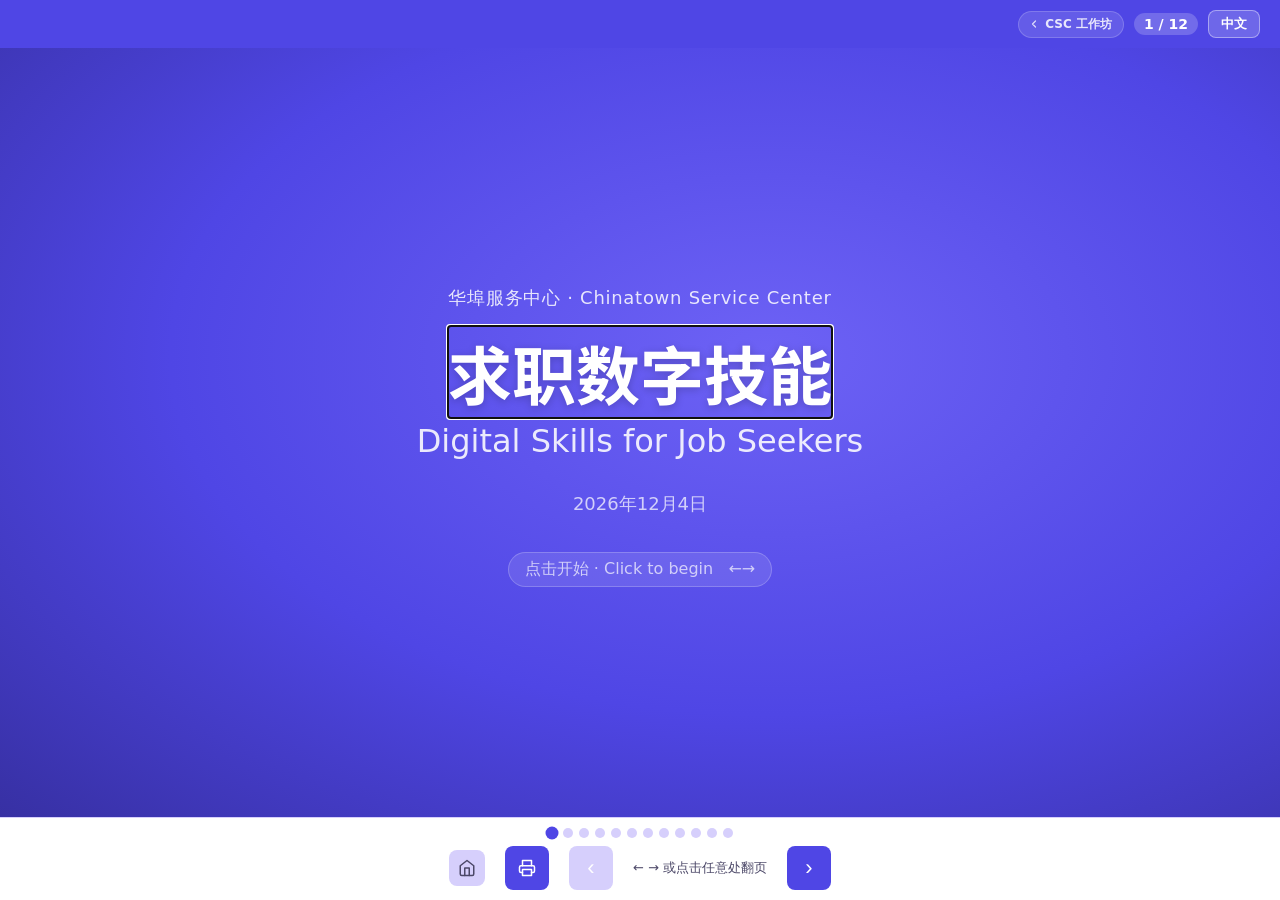
<file: index.html>
<!DOCTYPE html>
<html lang="zh-CN">
<head>
  <meta charset="UTF-8">
  <meta name="viewport" content="width=device-width, initial-scale=1.0">
  <title>求职数字技能工作坊 · Digital Skills for Job Seekers</title>
  <meta name="description" content="Bilingual digital skills workshop for new immigrants and limited-English speakers in Los Angeles — email, Indeed, LinkedIn, online applications. Chinatown Service Center.">
  <link rel="canonical" href="https://digital-skills-workshop.pages.dev/">
  <meta property="og:title" content="求职数字技能工作坊 · Digital Skills for Job Seekers">
  <meta property="og:description" content="Bilingual workshop — Gmail, Indeed app, LinkedIn, and online job applications. For new immigrants in LA.">
  <meta property="og:type" content="website">
  <meta property="og:url" content="https://digital-skills-workshop.pages.dev/">
  <meta property="og:image" content="https://digital-skills-workshop.pages.dev/og.png">
  <meta property="og:image:width" content="1200">
  <meta property="og:image:height" content="630">
  <meta property="og:image:alt" content="求职数字技能工作坊 · Digital Skills for Job Seekers — Gmail, Indeed, LinkedIn, online applications. Chinatown Service Center bilingual workshop.">
  <meta name="twitter:card" content="summary_large_image">
  <meta name="twitter:title" content="求职数字技能工作坊 · Digital Skills for Job Seekers">
  <meta name="twitter:description" content="Bilingual workshop — Gmail, Indeed app, LinkedIn, and online job applications. For new immigrants in LA.">
  <meta name="twitter:image" content="https://digital-skills-workshop.pages.dev/og.png">
  <link rel="icon" href="data:image/svg+xml,<svg xmlns='http://www.w3.org/2000/svg' viewBox='0 0 100 100'><text y='.9em' font-size='90'>📱</text></svg>">
  <link rel="apple-touch-icon" sizes="180x180" href="/apple-touch-icon.png">
  <link rel="preconnect" href="https://fonts.googleapis.com">
  <link rel="preconnect" href="https://fonts.gstatic.com" crossorigin>
  <link rel="stylesheet" href="https://fonts.googleapis.com/css2?family=Noto+Sans+SC:wght@400;500;700&display=swap">
  <link rel="stylesheet" href="styles.css">
</head>
<body class="zh">
<a class="skip-to-main" href="#slidesArea">跳至主内容 · Skip to main content</a>
<noscript><p class="noscript-msg">此演示需要启用 JavaScript · This presentation requires JavaScript.</p></noscript>

<!-- ── Header ──────────────────────────────────────────── -->
<header class="slide-header">
  <span class="section-label" id="sectionLabel"></span>
  <div class="header-right">
      <a href="https://csc-workshops.pages.dev" class="hub-back-chip" aria-label="Back to CSC workshops hub · 返回 CSC 工作坊总站">
        <svg width="12" height="12" viewBox="0 0 24 24" fill="none" stroke="currentColor" stroke-width="2.5" stroke-linecap="round" stroke-linejoin="round" aria-hidden="true"><polyline points="15 18 9 12 15 6"></polyline></svg>
        <span class="zh">CSC 工作坊</span>
        <span class="en">CSC Workshops</span>
      </a>
    <span class="slide-counter" id="slideCounter" aria-live="polite" aria-atomic="true">1 / 12</span>
    <button class="lang-toggle" id="langToggle" data-action="toggle-lang" aria-label="切换语言 · Toggle language">中文</button>
  </div>
</header>

<!-- ── Slides ──────────────────────────────────────────── -->
<main class="slides-area" id="slidesArea" aria-label="Workshop slides" role="main">

  <!-- ── Slide 1: Title ────────────────────────────────── -->
  <section class="slide slide-centered title-slide active" id="slide-1">
    <div class="slide-inner">
      <div class="csc-name">华埠服务中心 · Chinatown Service Center</div>
      <h1 class="main-title">求职数字技能</h1>
      <div class="main-subtitle">Digital Skills for Job Seekers</div>
      <div class="date-line" id="dateLine"></div>
      <span class="start-hint">点击开始 · Click to begin &nbsp; ←→</span>
    </div>
  </section>

  <!-- ── Slide 2: Agenda ───────────────────────────────── -->
  <section class="slide slide-centered" id="slide-2">
    <div class="slide-inner">
      <div class="topic-badge">今天学什么 · Today's Agenda</div>
      <h2 class="zh-headline">
        <span class="zh">三个主题</span>
        <span class="en">Three Topics</span>
      </h2>
      <div class="en-subtitle">
        <span class="zh">电子邮件 · 找工作 · 申请</span>
        <span class="en">Email · Job Search · Applying — 30 minutes</span>
      </div>
      <div class="agenda-grid">
        <div class="agenda-card">
          <svg class="agenda-icon" aria-hidden="true" xmlns="http://www.w3.org/2000/svg" width="40" height="40" viewBox="0 0 24 24" fill="none" stroke="currentColor" stroke-width="1.5" stroke-linecap="round" stroke-linejoin="round"><rect width="20" height="16" x="2" y="4" rx="2"/><path d="m22 7-8.97 5.7a1.94 1.94 0 0 1-2.06 0L2 7"/></svg>
          <div class="agenda-num">①</div>
          <div class="agenda-zh">
            <span class="zh">电子邮件</span>
            <span class="en">Email</span>
          </div>
          <div class="agenda-en">
            <span class="zh">设置 Gmail 账号</span>
            <span class="en">Set up a Gmail account</span>
          </div>
        </div>
        <div class="agenda-card">
          <svg class="agenda-icon" aria-hidden="true" xmlns="http://www.w3.org/2000/svg" width="40" height="40" viewBox="0 0 24 24" fill="none" stroke="currentColor" stroke-width="1.5" stroke-linecap="round" stroke-linejoin="round"><circle cx="11" cy="11" r="8"/><path d="m21 21-4.3-4.3"/></svg>
          <div class="agenda-num">②</div>
          <div class="agenda-zh">
            <span class="zh">找工作</span>
            <span class="en">Job Search</span>
          </div>
          <div class="agenda-en">
            <span class="zh">用 Indeed 和 LinkedIn</span>
            <span class="en">Use Indeed and LinkedIn</span>
          </div>
        </div>
        <div class="agenda-card">
          <svg class="agenda-icon" aria-hidden="true" xmlns="http://www.w3.org/2000/svg" width="40" height="40" viewBox="0 0 24 24" fill="none" stroke="currentColor" stroke-width="1.5" stroke-linecap="round" stroke-linejoin="round"><path d="M15 2H6a2 2 0 0 0-2 2v16a2 2 0 0 0 2 2h12a2 2 0 0 0 2-2V7Z"/><path d="M14 2v4a2 2 0 0 0 2 2h4"/><path d="M10 9H8M16 13H8M16 17H8"/></svg>
          <div class="agenda-num">③</div>
          <div class="agenda-zh">
            <span class="zh">申请工作</span>
            <span class="en">Applying</span>
          </div>
          <div class="agenda-en">
            <span class="zh">在线填写申请表</span>
            <span class="en">Fill online applications</span>
          </div>
        </div>
      </div>

      <!-- Vocab pre-teach: jargon participants will hear today -->
      <div class="vocab-strip" aria-label="Key vocabulary">
        <div class="vocab-strip-label"><span class="zh">今天会用到的词</span><span class="en">Words we'll use today</span></div>
        <ul class="vocab-list">
          <li><strong>Gmail</strong> · <span class="zh">谷歌邮箱</span><span class="en">Google email</span></li>
          <li><strong>Indeed</strong> · <span class="zh">最大的美国求职网</span><span class="en">largest US job site</span></li>
          <li><strong>LinkedIn</strong> · <span class="zh">职业版「朋友圈」</span><span class="en">work-version social network</span></li>
          <li><strong>App</strong> · <span class="zh">手机软件</span><span class="en">phone application</span></li>
          <li><strong>Apply</strong> · <span class="zh">申请工作</span><span class="en">submit a job application</span></li>
        </ul>
      </div>
    </div>
  </section>

  <!-- ── Slide 3: Set Up Gmail ─────────────────────────── -->
  <section class="slide" id="slide-3">
    <div class="slide-inner">
      <div class="topic-badge"><svg aria-hidden="true" xmlns="http://www.w3.org/2000/svg" width="16" height="16" viewBox="0 0 24 24" fill="none" stroke="currentColor" stroke-width="2" stroke-linecap="round" stroke-linejoin="round"><rect width="20" height="16" x="2" y="4" rx="2"/><path d="m22 7-8.97 5.7a1.94 1.94 0 0 1-2.06 0L2 7"/></svg> <span class="zh">电子邮件</span><span class="en">Email</span></div>
      <h2 class="zh-headline">
        <span class="zh">在手机上设置 Gmail</span>
        <span class="en">Set Up Gmail on Your Phone</span>
      </h2>
      <div class="en-subtitle">
        <span class="zh">免费 · 每位求职者都需要一个专业的电子邮件地址</span>
        <span class="en">Free — every job seeker needs a professional email</span>
      </div>
      <div class="phone-grid">
        <ol class="phone-steps">
          <li>
            <div class="check-num">1</div>
            <div>
              <div class="check-text-zh"><span class="zh">下载 Gmail App</span><span class="en">Download the Gmail app</span></div>
              <div class="check-text-en"><span class="zh">在 App Store 或 Google Play 搜索 "Gmail"</span><span class="en">Search "Gmail" in the App Store or Google Play</span></div>
            </div>
          </li>
          <li>
            <div class="check-num">2</div>
            <div>
              <div class="check-text-zh"><span class="zh">点击「创建账户」</span><span class="en">Tap "Create account"</span></div>
              <div class="check-text-en"><span class="zh">选择「为我自己」</span><span class="en">Choose "For myself"</span></div>
            </div>
          </li>
          <li>
            <div class="check-num">3</div>
            <div>
              <div class="check-text-zh"><span class="zh">选个专业的用户名</span><span class="en">Pick a professional username</span></div>
              <div class="check-text-en"><span class="zh">用真名 — 例：lihong.wang@gmail.com，避免 "cutebaby2020"</span><span class="en">Use your real name — e.g. lihong.wang@gmail.com, not "cutebaby2020"</span></div>
            </div>
          </li>
          <li>
            <div class="check-num">4</div>
            <div>
              <div class="check-text-zh"><span class="zh">设强密码并写下来</span><span class="en">Set a strong password and write it down</span></div>
              <div class="check-text-en"><span class="zh">8 位以上 · 包含字母和数字 · 保存在安全的地方</span><span class="en">8+ characters with letters and numbers — keep it somewhere safe</span></div>
            </div>
          </li>
          <li>
            <div class="check-num">5</div>
            <div>
              <div class="check-text-zh"><span class="zh">绑定手机号</span><span class="en">Link your phone number</span></div>
              <div class="check-text-en"><span class="zh">用于找回密码 — Google 会发短信验证码</span><span class="en">For password recovery — Google will text a code</span></div>
            </div>
          </li>
        </ol>
        <div class="phone-mockup" aria-hidden="true">
          <div class="phone-screen">
            <div class="phone-app-bar">
              <svg width="22" height="22" viewBox="0 0 24 24" fill="none" stroke="currentColor" stroke-width="2" stroke-linecap="round" stroke-linejoin="round"><rect width="20" height="16" x="2" y="4" rx="2"/><path d="m22 7-8.97 5.7a1.94 1.94 0 0 1-2.06 0L2 7"/></svg>
              <span><span class="zh">创建 Gmail 账户</span><span class="en">Create Gmail Account</span></span>
            </div>
            <div class="phone-field"><strong>Name:</strong> 王丽红 / Lihong Wang</div>
            <div class="phone-field"><strong>Email:</strong> lihong.wang<span style="opacity:.7;">@gmail.com</span></div>
            <div class="phone-field"><strong>Phone:</strong> (213) ___-____</div>
            <div class="phone-field"><strong>Password:</strong> •••••••• <span style="opacity:.6;">✓ strong</span></div>
            <div class="phone-btn"><span class="zh">下一步 · Next</span><span class="en">Next →</span></div>
          </div>
        </div>
      </div>

      <!-- Password strength comparison (visual scaffolding for ELLs) -->
      <figure class="viz viz-vs password-vs" aria-label="Password strength comparison">
        <div class="vs-col vs-bad">
          <svg viewBox="0 0 24 24" width="22" height="22" fill="none" stroke="#dc2626" stroke-width="2.5" stroke-linecap="round" stroke-linejoin="round" aria-hidden="true">
            <circle cx="12" cy="12" r="10"></circle><line x1="15" y1="9" x2="9" y2="15"></line><line x1="9" y1="9" x2="15" y2="15"></line>
          </svg>
          <div class="vs-label"><span class="zh">弱密码 · 不安全</span><span class="en">Weak password · unsafe</span></div>
          <code class="vs-pw">123456 · lihong</code>
          <div class="vs-note"><span class="zh">太短 · 全是数字或拼音</span><span class="en">Too short · all digits or simple name</span></div>
        </div>
        <div class="vs-col vs-good">
          <svg viewBox="0 0 24 24" width="22" height="22" fill="none" stroke="#16a34a" stroke-width="2.5" stroke-linecap="round" stroke-linejoin="round" aria-hidden="true">
            <circle cx="12" cy="12" r="10"></circle><polyline points="9 12 11 14 16 9"></polyline>
          </svg>
          <div class="vs-label"><span class="zh">强密码 · 安全</span><span class="en">Strong password · safe</span></div>
          <code class="vs-pw">Hong#Wang2025</code>
          <div class="vs-note"><span class="zh">12 位以上 · 大小写 + 数字 + 符号</span><span class="en">12+ chars · upper + lower + number + symbol</span></div>
        </div>
      </figure>
      <div class="phrase-note" style="margin-top:10px;">
        <div class="phrase-note-zh"><span class="zh">📝 把密码写在纸上,放进钱包 — 不要存在手机里。</span><span class="en">📝 Write your password on paper and keep it in your wallet — don't save it in your phone.</span></div>
      </div>
    </div>
  </section>

  <!-- ── Slide 4: Use Indeed on Your Phone ────────────── -->
  <section class="slide" id="slide-4">
    <div class="slide-inner">
      <div class="topic-badge"><svg aria-hidden="true" xmlns="http://www.w3.org/2000/svg" width="16" height="16" viewBox="0 0 24 24" fill="none" stroke="currentColor" stroke-width="2" stroke-linecap="round" stroke-linejoin="round"><circle cx="11" cy="11" r="8"/><path d="m21 21-4.3-4.3"/></svg> <span class="zh">找工作</span><span class="en">Job Search</span></div>
      <h2 class="zh-headline">
        <span class="zh">用 Indeed 在手机上找工</span>
        <span class="en">Use Indeed on Your Phone</span>
      </h2>
      <div class="en-subtitle">
        <span class="zh">Indeed 是美国最大的求职网站 — 大部分工作都可以在这里找到</span>
        <span class="en">Indeed is the largest US job site — most jobs are listed here</span>
      </div>
      <div class="phone-grid">
        <ol class="phone-steps">
          <li>
            <div class="check-num">1</div>
            <div>
              <div class="check-text-zh"><span class="zh">下载 Indeed App</span><span class="en">Download the Indeed app</span></div>
              <div class="check-text-en"><span class="zh">免费 · App Store 和 Google Play 都有</span><span class="en">Free — App Store and Google Play</span></div>
            </div>
          </li>
          <li>
            <div class="check-num">2</div>
            <div>
              <div class="check-text-zh"><span class="zh">用 Gmail 注册</span><span class="en">Sign up with your Gmail</span></div>
              <div class="check-text-en"><span class="zh">点击「Sign up with Google」一步登入</span><span class="en">Tap "Sign up with Google" — one tap</span></div>
            </div>
          </li>
          <li>
            <div class="check-num">3</div>
            <div>
              <div class="check-text-zh"><span class="zh">搜工作 · 关键词 + 城市</span><span class="en">Search: keyword + city</span></div>
              <div class="check-text-en"><span class="zh">例：cook · Los Angeles &nbsp;/&nbsp; warehouse · Long Beach</span><span class="en">e.g. cook · Los Angeles &nbsp;/&nbsp; warehouse · Long Beach</span></div>
            </div>
          </li>
          <li>
            <div class="check-num">4</div>
            <div>
              <div class="check-text-zh"><span class="zh">查看「Easy Apply」工作</span><span class="en">Look for "Easy Apply" jobs</span></div>
              <div class="check-text-en"><span class="zh">这些工作可以直接在 Indeed 内申请 — 最快几分钟</span><span class="en">These can be applied to directly in Indeed — takes minutes</span></div>
            </div>
          </li>
          <li>
            <div class="check-num">5</div>
            <div>
              <div class="check-text-zh"><span class="zh">设「Job Alerts」</span><span class="en">Turn on Job Alerts</span></div>
              <div class="check-text-en"><span class="zh">新工作上线时收到通知 · 不会错过机会</span><span class="en">Get notified when new jobs are posted — don't miss out</span></div>
            </div>
          </li>
        </ol>
        <div class="phone-mockup" aria-hidden="true">
          <div class="phone-screen">
            <div class="phone-app-bar">
              <span style="background:#003a9b;color:#fff;padding:4px 8px;border-radius:6px;font-size:14px;">indeed</span>
              <span><span class="zh">搜工作 · Search</span><span class="en">Search Jobs</span></span>
            </div>
            <div class="phone-field"><strong>What:</strong> cook 厨师</div>
            <div class="phone-field"><strong>Where:</strong> Los Angeles, CA</div>
            <div class="phone-btn">🔍 <span class="zh">搜索 · Find Jobs</span><span class="en">Find Jobs</span></div>
            <div style="background:var(--accent-light);border-radius:8px;padding:10px 12px;font-size:13px;color:var(--primary-dark);">
              <strong>1,247 jobs</strong> <span class="zh">· 第一份「Easy Apply」</span><span class="en">· first is "Easy Apply"</span>
            </div>
          </div>
        </div>
      </div>
    </div>
  </section>

  <!-- ── Slide 5: Activity — Find a Job on Indeed (two-phase) -->
  <section class="slide activity-slide" id="slide-5" data-phase="question">
    <div class="slide-inner">
      <div class="topic-badge"><svg aria-hidden="true" xmlns="http://www.w3.org/2000/svg" width="16" height="16" viewBox="0 0 24 24" fill="none" stroke="currentColor" stroke-width="2" stroke-linecap="round" stroke-linejoin="round"><circle cx="12" cy="12" r="10"/><circle cx="12" cy="12" r="6"/><circle cx="12" cy="12" r="2"/></svg> <span class="zh">练一练 · 互动活动</span><span class="en">Activity · Practice</span></div>
      <h2 class="zh-headline">
        <span class="zh">在 Indeed 上找工作</span>
        <span class="en">Find a Job on Indeed</span>
      </h2>
      <div class="en-subtitle">
        <span class="zh">王太太想找餐厅工作 — 哪个搜索词最好？</span>
        <span class="en">Mrs. Wang wants restaurant work — which search term works best?</span>
      </div>

      <div class="activity-layout">
        <div>
          <div class="activity-column-label"><span class="zh">三个选项</span><span class="en">Three Options</span></div>
          <div class="scenario-card" id="ans-A">
            <div style="font-weight:700;color:var(--primary-dark);font-size:18px;margin-bottom:4px;">A</div>
            <div class="scenario-text-zh"><span class="zh">"找工作"（中文搜索）</span><span class="en">"找工作" (Chinese search)</span></div>
          </div>
          <div class="scenario-card" id="ans-B">
            <div style="font-weight:700;color:var(--primary-dark);font-size:18px;margin-bottom:4px;">B</div>
            <div class="scenario-text-zh"><span class="zh">"job"（只一个字）</span><span class="en">"job" (one word)</span></div>
          </div>
          <div class="scenario-card" id="ans-C">
            <div style="font-weight:700;color:var(--primary-dark);font-size:18px;margin-bottom:4px;">C</div>
            <div class="scenario-text-zh"><span class="zh">"server" 或 "cook" + 城市</span><span class="en">"server" or "cook" + city</span></div>
          </div>
        </div>

        <div>
          <div class="activity-column-label"><span class="zh">为什么</span><span class="en">Why</span></div>
          <div class="scenario-card" id="why-A">
            <div class="scenario-text-zh"><span class="zh">Indeed 主要是英文 — 中文搜不到多少结果</span><span class="en">Indeed is mostly English — Chinese returns few results</span></div>
          </div>
          <div class="scenario-card" id="why-B">
            <div class="scenario-text-zh"><span class="zh">太广 — 会出来几万个不相关的工作</span><span class="en">Too broad — tens of thousands of unrelated jobs</span></div>
          </div>
          <div class="scenario-card" id="why-C">
            <div class="scenario-text-zh"><span class="zh">具体职位 + 城市 = 最相关的结果</span><span class="en">Specific role + city = most relevant results</span></div>
          </div>
        </div>
      </div>

      <!-- Answer key -->
      <div id="activity-answer" style="display:none;width:100%;background:var(--surface);border:2px solid var(--primary);border-radius:12px;padding:14px 18px;margin-top:4px;">
        <div style="font-weight:700;color:var(--primary-dark);font-size:18px;margin-bottom:8px;"><span class="zh">✓ 正确答案：C</span><span class="en">✓ Correct Answer: C</span></div>
        <div style="font-size:16px;color:var(--text);line-height:1.5;">
          <span class="zh"><strong>具体职位 + 城市</strong> = 找到合适的工作。可以试："server", "cook", "dishwasher", "cashier", "warehouse worker", "driver", "caregiver" + Los Angeles。</span>
          <span class="en"><strong>Specific role + city</strong> finds the right jobs. Try: "server", "cook", "dishwasher", "cashier", "warehouse worker", "driver", "caregiver" + Los Angeles.</span>
        </div>
      </div>

      <button class="reveal-btn" id="reveal-btn-5" data-action="reveal-activity">
        <span class="zh">揭晓答案 · Reveal Answer</span>
        <span class="en">Reveal Answer</span>
      </button>
    </div>
  </section>

  <!-- ── Slide 6: LinkedIn Basics ──────────────────────── -->
  <section class="slide" id="slide-6">
    <div class="slide-inner">
      <div class="topic-badge"><svg aria-hidden="true" xmlns="http://www.w3.org/2000/svg" width="16" height="16" viewBox="0 0 24 24" fill="none" stroke="currentColor" stroke-width="2" stroke-linecap="round" stroke-linejoin="round"><path d="M16 8a6 6 0 0 1 6 6v7h-4v-7a2 2 0 0 0-4 0v7h-4v-7a6 6 0 0 1 6-6z"/><rect width="4" height="12" x="2" y="9"/><circle cx="4" cy="4" r="2"/></svg> <span class="zh">找工作</span><span class="en">Job Search</span></div>
      <h2 class="zh-headline">
        <span class="zh">LinkedIn 基础</span>
        <span class="en">LinkedIn Basics</span>
      </h2>
      <div class="en-subtitle">
        <span class="zh">LinkedIn 是「工作版的 WeChat 朋友圈」 — 雇主会在这里查你</span>
        <span class="en">LinkedIn is like "work WeChat" — employers search you here</span>
      </div>

      <!-- Big-stat hero: anchor the "why this matters" before the how -->
      <figure class="viz viz-big-stat" role="img" aria-label="80 percent of employers check LinkedIn before interviews">
        <div class="big-num">80%</div>
        <div class="big-stat-text">
          <span class="zh">雇主在面试前会先搜你的 LinkedIn</span>
          <span class="en">of employers check your LinkedIn before interviewing</span>
        </div>
        <div class="big-stat-source"><span class="zh">— 即使是基本资料,也比没有强</span><span class="en">— even a basic profile beats none</span></div>
      </figure>

      <div class="icon-grid">
        <div class="icon-card">
          <svg class="icon-emoji" aria-hidden="true" xmlns="http://www.w3.org/2000/svg" width="36" height="36" viewBox="0 0 24 24" fill="none" stroke="currentColor" stroke-width="1.5" stroke-linecap="round" stroke-linejoin="round"><circle cx="12" cy="12" r="10"/><circle cx="12" cy="10" r="3"/><path d="M7 20.5c0-2.5 2.5-4.5 5-4.5s5 2 5 4.5"/></svg>
          <div>
            <div class="icon-text-zh"><span class="zh">放一张清晰的头像</span><span class="en">Upload a clear photo</span></div>
            <div class="icon-text-en"><span class="zh">微笑 · 中性背景 · 不戴墨镜</span><span class="en">Smile · plain background · no sunglasses</span></div>
          </div>
        </div>
        <div class="icon-card">
          <svg class="icon-emoji" aria-hidden="true" xmlns="http://www.w3.org/2000/svg" width="36" height="36" viewBox="0 0 24 24" fill="none" stroke="currentColor" stroke-width="1.5" stroke-linecap="round" stroke-linejoin="round"><path d="M15 2H6a2 2 0 0 0-2 2v16a2 2 0 0 0 2 2h12a2 2 0 0 0 2-2V7Z"/><path d="M14 2v4a2 2 0 0 0 2 2h4"/><path d="M10 9H8M16 13H8M16 17H8"/></svg>
          <div>
            <div class="icon-text-zh"><span class="zh">写上工作经验</span><span class="en">List your work history</span></div>
            <div class="icon-text-en"><span class="zh">和简历上的内容一致</span><span class="en">Match your resume exactly</span></div>
          </div>
        </div>
        <div class="icon-card">
          <svg class="icon-emoji" aria-hidden="true" xmlns="http://www.w3.org/2000/svg" width="36" height="36" viewBox="0 0 24 24" fill="none" stroke="currentColor" stroke-width="1.5" stroke-linecap="round" stroke-linejoin="round"><circle cx="11" cy="11" r="8"/><path d="m21 21-4.3-4.3"/></svg>
          <div>
            <div class="icon-text-zh"><span class="zh">在「Jobs」标签找工</span><span class="en">Browse the "Jobs" tab</span></div>
            <div class="icon-text-en"><span class="zh">点「Easy Apply」一键申请</span><span class="en">"Easy Apply" lets you apply in one tap</span></div>
          </div>
        </div>
        <div class="icon-card">
          <svg class="icon-emoji" aria-hidden="true" xmlns="http://www.w3.org/2000/svg" width="36" height="36" viewBox="0 0 24 24" fill="none" stroke="currentColor" stroke-width="1.5" stroke-linecap="round" stroke-linejoin="round"><path d="M16 21v-2a4 4 0 0 0-4-4H6a4 4 0 0 0-4 4v2"/><circle cx="9" cy="7" r="4"/><path d="M22 21v-2a4 4 0 0 0-3-3.87"/><path d="M16 3.13a4 4 0 0 1 0 7.75"/></svg>
          <div>
            <div class="icon-text-zh"><span class="zh">加同事和朋友为联系人</span><span class="en">Connect with coworkers and friends</span></div>
            <div class="icon-text-en"><span class="zh">人脉越多 · 工作机会越多</span><span class="en">More connections = more job opportunities</span></div>
          </div>
        </div>
      </div>
      <div class="phrase-note" style="margin-top:14px;">
        <div class="phrase-note-zh"><span class="zh">💡 没有 LinkedIn 账号? 用手机十分钟就能建一个。</span><span class="en">💡 No LinkedIn yet? You can build one on your phone in 10 minutes.</span></div>
        <div class="phrase-note-en"><span class="zh">华人雇主 (如 99 Ranch、华埠餐厅) 也开始用 LinkedIn 招人 — 中英文都写上。</span><span class="en">Chinese-American employers (99 Ranch, Chinatown restaurants) increasingly use LinkedIn too — list both Chinese and English skills.</span></div>
      </div>
    </div>
  </section>

  <!-- ── Slide 7: Filling Out Online Applications ─────── -->
  <section class="slide" id="slide-7">
    <div class="slide-inner">
      <div class="topic-badge"><svg aria-hidden="true" xmlns="http://www.w3.org/2000/svg" width="16" height="16" viewBox="0 0 24 24" fill="none" stroke="currentColor" stroke-width="2" stroke-linecap="round" stroke-linejoin="round"><path d="M15 2H6a2 2 0 0 0-2 2v16a2 2 0 0 0 2 2h12a2 2 0 0 0 2-2V7Z"/><path d="M14 2v4a2 2 0 0 0 2 2h4"/><path d="m9 14 2 2 4-4"/></svg> <span class="zh">申请工作</span><span class="en">Applying</span></div>
      <h2 class="zh-headline">
        <span class="zh">填写在线申请表</span>
        <span class="en">Filling Out Online Applications</span>
      </h2>
      <div class="en-subtitle">
        <span class="zh">大部分申请表都问这四类问题 — 提前准备好答案</span>
        <span class="en">Most applications ask these four sections — prep your answers ahead</span>
      </div>
      <ul class="checklist">
        <li>
          <div class="check-num">1</div>
          <div>
            <div class="check-text-zh"><span class="zh">个人信息</span><span class="en">Personal Information</span></div>
            <div class="check-text-en"><span class="zh">姓名 · 地址 · 电话 · 电子邮件 · SSN 或 ITIN（如适用）</span><span class="en">Name · address · phone · email · SSN or ITIN (if asked)</span></div>
          </div>
        </li>
        <li>
          <div class="check-num">2</div>
          <div>
            <div class="check-text-zh"><span class="zh">工作经验</span><span class="en">Work History</span></div>
            <div class="check-text-en"><span class="zh">公司名 · 职位 · 起止年月 · 主要职责 · 上司姓名</span><span class="en">Company · job title · start/end dates · duties · supervisor's name</span></div>
          </div>
        </li>
        <li>
          <div class="check-num">3</div>
          <div>
            <div class="check-text-zh"><span class="zh">教育背景</span><span class="en">Education</span></div>
            <div class="check-text-en"><span class="zh">最高学历即可 · 没有学位写「High School」或「N/A」</span><span class="en">Highest level only — write "High School" or "N/A" if no degree</span></div>
          </div>
        </li>
        <li>
          <div class="check-num">4</div>
          <div>
            <div class="check-text-zh"><span class="zh">推荐人 (References)</span><span class="en">References</span></div>
            <div class="check-text-en"><span class="zh">2–3 位前上司或同事 · 提前问过他们 · 准备姓名、电话、电邮</span><span class="en">2–3 former bosses or coworkers — ask them first, then list name, phone, email</span></div>
          </div>
        </li>
        <li>
          <div class="check-num">5</div>
          <div>
            <div class="check-text-zh"><span class="zh">提交前再看一遍</span><span class="en">Re-read before you submit</span></div>
            <div class="check-text-en"><span class="zh">电话号、邮件、日期 — 这三个最常填错</span><span class="en">Phone, email, dates — these are the most common typos</span></div>
          </div>
        </li>
      </ul>
    </div>
  </section>

  <!-- ── Slide 8: True/False Quiz (multi-phase) ───────── -->
  <section class="slide activity-slide slide-centered" id="slide-8" data-phase="question">
    <div class="slide-inner">
      <div class="topic-badge"><svg aria-hidden="true" xmlns="http://www.w3.org/2000/svg" width="16" height="16" viewBox="0 0 24 24" fill="none" stroke="currentColor" stroke-width="2" stroke-linecap="round" stroke-linejoin="round"><circle cx="12" cy="12" r="10"/><path d="M9.09 9a3 3 0 0 1 5.83 1c0 2-3 3-3 3"/><path d="M12 17h.01"/></svg> <span class="zh">互动测验</span><span class="en">Quiz</span></div>
      <h2 class="zh-headline">
        <span class="zh">对还是错？</span>
        <span class="en">True or False?</span>
      </h2>
      <div class="en-subtitle">
        <span class="zh">两道题 — 举手投票</span>
        <span class="en">Two questions — raise your hand to vote</span>
      </div>

      <!-- Q1 -->
      <div class="quiz-question">
        <div class="quiz-q-zh"><span class="zh">① 一个名叫 "cutebaby2020@gmail.com" 的电邮对申请工作没问题。</span><span class="en">① An email like "cutebaby2020@gmail.com" is fine for job applications.</span></div>
        <div class="quiz-q-en"><span class="zh">求职可以用 "cutebaby2020@gmail.com" 这样的电邮。</span><span class="en">An email like "cutebaby2020@gmail.com" is fine for applying to jobs.</span></div>
      </div>
      <div class="vote-prompt"><span class="zh">🙋 举手 — 对 TRUE / 错 FALSE</span><span class="en">🙋 Raise your hand — TRUE / FALSE</span></div>

      <button class="reveal-btn" id="reveal-btn-q1" data-action="reveal-q1">
        <span class="zh">揭晓答案 1 · Reveal Answer</span>
        <span class="en">Reveal Answer 1</span>
      </button>

      <div class="answer-block" id="q1-answer">
        <div class="verdict-badge verdict-false">✗ FALSE — <span class="zh">错误</span><span class="en">False</span></div>
        <div class="answer-explanation-zh"><span class="zh">用真名 — 例：lihong.wang@gmail.com。"cutebaby2020" 这样的电邮会被雇主直接淘汰。</span><span class="en">Use your real name — e.g., lihong.wang@gmail.com. Childish or unprofessional addresses get screened out.</span></div>
        <div class="answer-explanation-en"><span class="zh">华人参与者常用昵称作 Email — 在美国求职要换成真名 Email。微信群里用昵称没关系,求职邮箱要专业。</span><span class="en">Many Chinese participants use nicknames as email — for US job apps, switch to a real-name email. Nicknames are fine for WeChat, not for Gmail used to apply.</span></div>
      </div>

      <!-- Q2 -->
      <div class="q2-block" id="q2-block">
        <div class="quiz-question" style="margin-top:16px;">
          <div class="quiz-q-zh"><span class="zh">② 在线申请表里要写自己的年龄和婚姻状况。</span><span class="en">② You should fill in your age and marital status on online applications.</span></div>
          <div class="quiz-q-en"><span class="zh">在线申请表要写年龄和婚姻状况。</span><span class="en">You should list your age and marital status on an online application.</span></div>
        </div>
        <div class="vote-prompt"><span class="zh">🙋 举手 — 对 TRUE / 错 FALSE</span><span class="en">🙋 Raise your hand — TRUE / FALSE</span></div>

        <button class="reveal-btn" id="reveal-btn-q2" data-action="reveal-q2">
          <span class="zh">揭晓答案 2 · Reveal Answer</span>
          <span class="en">Reveal Answer 2</span>
        </button>

        <div class="answer-block" id="q2-answer">
          <div class="verdict-badge verdict-false">✗ FALSE — <span class="zh">错误</span><span class="en">False</span></div>
          <div class="answer-explanation-zh"><span class="zh">在美国 — 雇主不能问这些。空着或填「N/A」即可。</span><span class="en">In the US, employers can't ask these. Leave blank or write "N/A".</span></div>
          <div class="answer-explanation-en"><span class="zh">美国法律保护求职者 — 雇主在录用前不能要求年龄、婚姻状况、宗教或家庭信息。</span><span class="en">US law protects you — employers cannot legally require age, marital status, religion, or family info before hiring.</span></div>
        </div>
      </div>
    </div>
  </section>

  <!-- ── Slide 9: What NOT to Put in a Job Application ─ -->
  <section class="slide" id="slide-9">
    <div class="slide-inner">
      <div class="topic-badge"><svg aria-hidden="true" xmlns="http://www.w3.org/2000/svg" width="16" height="16" viewBox="0 0 24 24" fill="none" stroke="currentColor" stroke-width="2" stroke-linecap="round" stroke-linejoin="round"><circle cx="12" cy="12" r="10"/><line x1="4.93" x2="19.07" y1="4.93" y2="19.07"/></svg> <span class="zh">申请工作</span><span class="en">Applying</span></div>
      <h2 class="zh-headline">
        <span class="zh">申请表上不要写什么</span>
        <span class="en">What NOT to Put</span>
      </h2>
      <div class="en-subtitle">
        <span class="zh">在中国常见 — 在美国不需要、甚至会让你被淘汰</span>
        <span class="en">Common in China — unnecessary or harmful on US applications</span>
      </div>
      <div class="dodont-grid">
        <div class="dodont-col do">
          <div class="dodont-title">✓ <span class="zh">写这些</span><span class="en">Include</span></div>
          <ul class="dodont-list">
            <li><span class="zh">姓名（真名）</span><span class="en">Real name</span></li>
            <li><span class="zh">联系电话和电邮</span><span class="en">Phone and email</span></li>
            <li><span class="zh">工作经验</span><span class="en">Work experience</span></li>
            <li><span class="zh">语言能力（中、英、粤）</span><span class="en">Languages (Chinese, English, Cantonese)</span></li>
            <li><span class="zh">是否有合法工作身份</span><span class="en">Authorization to work (yes/no)</span></li>
          </ul>
        </div>
        <div class="dodont-col dont">
          <div class="dodont-title">✗ <span class="zh">不要写</span><span class="en">Don't Include</span></div>
          <ul class="dodont-list">
            <li><span class="zh">个人照片</span><span class="en">Personal photo</span><span class="small-en zh">— US 不需要 · 可能被认为偏见</span><span class="small-en en">— not used in US, can lead to bias</span></li>
            <li><span class="zh">年龄或生日</span><span class="en">Age or birthday</span></li>
            <li><span class="zh">婚姻状况、孩子</span><span class="en">Marital status, children</span></li>
            <li><span class="zh">宗教信仰</span><span class="en">Religion</span></li>
            <li><span class="zh">SSN（除非已收到 offer）</span><span class="en">SSN (only after offer)</span></li>
          </ul>
        </div>
      </div>
      <div class="phrase-note" style="margin-top:14px;">
        <div class="phrase-note-zh"><span class="zh">💡 雇主如果在面试前问这些 — 可以礼貌地说「我希望面试后再讨论」。</span><span class="en">💡 If asked these before an interview, you can politely say "I'd prefer to discuss after we meet."</span></div>
      </div>
    </div>
  </section>

  <!-- ── Slide 10: Using Google Translate ──────────────── -->
  <section class="slide" id="slide-10">
    <div class="slide-inner">
      <div class="topic-badge"><svg aria-hidden="true" xmlns="http://www.w3.org/2000/svg" width="16" height="16" viewBox="0 0 24 24" fill="none" stroke="currentColor" stroke-width="2" stroke-linecap="round" stroke-linejoin="round"><path d="m5 8 6 6"/><path d="m4 14 6-6 2-3"/><path d="M2 5h12"/><path d="M7 2h1"/><path d="m22 22-5-10-5 10"/><path d="M14 18h6"/></svg> <span class="zh">小工具</span><span class="en">Helper Tool</span></div>
      <h2 class="zh-headline">
        <span class="zh">用 Google Translate 申请工作</span>
        <span class="en">Use Google Translate to Apply</span>
      </h2>
      <div class="en-subtitle">
        <span class="zh">免费 · 帮你看懂英文申请表 — 但回答要用英文写</span>
        <span class="en">Free — translate the questions, but write your answers in English</span>
      </div>
      <div class="phrase-list">
        <div class="phrase-card">
          <div class="phrase-en-text">📷 <span class="zh">用相机功能拍申请表</span><span class="en">Use the camera to scan the form</span></div>
          <div class="phrase-zh-text"><span class="zh">App 会即时翻译屏幕上的英文</span><span class="en">The app translates English on screen instantly</span></div>
        </div>
        <div class="phrase-card">
          <div class="phrase-en-text">⌨️ <span class="zh">把答案先用中文写好</span><span class="en">Write your answer in Chinese first</span></div>
          <div class="phrase-zh-text"><span class="zh">然后翻译成英文 · 复制粘贴到表里</span><span class="en">Then translate to English and copy into the form</span></div>
        </div>
        <div class="phrase-card">
          <div class="phrase-en-text">⚠️ <span class="zh">检查翻译 — 不要照搬</span><span class="en">Always check the translation — don't blindly trust it</span></div>
          <div class="phrase-zh-text"><span class="zh">特别注意人名、地址、数字 — 翻译有时会出错</span><span class="en">Names, addresses, numbers can translate wrong</span></div>
        </div>
        <div class="phrase-card">
          <div class="phrase-en-text">🎤 <span class="zh">「对话」模式可以电话用</span><span class="en">"Conversation" mode works for phone calls</span></div>
          <div class="phrase-zh-text"><span class="zh">用扬声器打开 — 两人轮流说话即可</span><span class="en">Put on speaker — take turns speaking</span></div>
        </div>
      </div>
      <div class="phrase-note" style="margin-top:14px;">
        <div class="phrase-note-zh"><span class="zh">✓ Google Translate 不能代替英语学习 — 但能帮你不被吓退</span><span class="en">✓ Google Translate is no substitute for learning English — but it removes the fear barrier.</span></div>
      </div>
    </div>
  </section>

  <!-- ── Slide 11: CSC Services ────────────────────────── -->
  <section class="slide" id="slide-11">
    <div class="slide-inner">
      <div class="topic-badge"><svg aria-hidden="true" xmlns="http://www.w3.org/2000/svg" width="16" height="16" viewBox="0 0 24 24" fill="none" stroke="currentColor" stroke-width="2" stroke-linecap="round" stroke-linejoin="round"><path d="M6 22V4a2 2 0 0 1 2-2h8a2 2 0 0 1 2 2v18Z"/><path d="M6 12H4a2 2 0 0 0-2 2v6a2 2 0 0 0 2 2h2"/><path d="M18 9h2a2 2 0 0 1 2 2v9a2 2 0 0 1-2 2h-2"/><path d="M10 6h4M10 10h4M10 14h4M10 18h4"/></svg> <span class="zh">华埠服务中心</span><span class="en">Chinatown Service Center</span></div>
      <h2 class="zh-headline">
        <span class="zh">我们可以帮你</span>
        <span class="en">How We Can Help You</span>
      </h2>
      <div class="en-subtitle">
        <span class="zh">免费 · 双语 · 无需移民身份</span>
        <span class="en">Free · Bilingual · No immigration status required</span>
      </div>
      <div class="service-grid">
        <div class="service-card">
          <div class="service-icon"><svg aria-hidden="true" xmlns="http://www.w3.org/2000/svg" width="32" height="32" viewBox="0 0 24 24" fill="none" stroke="currentColor" stroke-width="1.5" stroke-linecap="round" stroke-linejoin="round"><rect width="14" height="20" x="5" y="2" rx="2"/><path d="M12 18h.01"/></svg></div>
          <div class="service-zh"><span class="zh">手机使用辅导</span><span class="en">Phone Help</span></div>
          <div class="service-en"><span class="zh">手机和 App 设置辅导</span><span class="en">Phone &amp; App Setup Help</span></div>
        </div>
        <div class="service-card">
          <div class="service-icon"><svg aria-hidden="true" xmlns="http://www.w3.org/2000/svg" width="32" height="32" viewBox="0 0 24 24" fill="none" stroke="currentColor" stroke-width="1.5" stroke-linecap="round" stroke-linejoin="round"><rect width="20" height="14" x="2" y="3" rx="2"/><line x1="8" x2="16" y1="21" y2="21"/><line x1="12" x2="12" y1="17" y2="21"/></svg></div>
          <div class="service-zh"><span class="zh">免费电脑使用</span><span class="en">Computer Lab</span></div>
          <div class="service-en"><span class="zh">免费电脑室</span><span class="en">Free Computer Lab Access</span></div>
        </div>
        <div class="service-card">
          <div class="service-icon"><svg aria-hidden="true" xmlns="http://www.w3.org/2000/svg" width="32" height="32" viewBox="0 0 24 24" fill="none" stroke="currentColor" stroke-width="1.5" stroke-linecap="round" stroke-linejoin="round"><path d="M15 2H6a2 2 0 0 0-2 2v16a2 2 0 0 0 2 2h12a2 2 0 0 0 2-2V7Z"/><path d="M14 2v4a2 2 0 0 0 2 2h4"/><path d="M10 9H8M16 13H8M16 17H8"/></svg></div>
          <div class="service-zh"><span class="zh">简历辅导</span><span class="en">Resume Help</span></div>
          <div class="service-en"><span class="zh">简历撰写与修改</span><span class="en">Resume Writing &amp; Review</span></div>
        </div>
        <div class="service-card">
          <div class="service-icon"><svg aria-hidden="true" xmlns="http://www.w3.org/2000/svg" width="32" height="32" viewBox="0 0 24 24" fill="none" stroke="currentColor" stroke-width="1.5" stroke-linecap="round" stroke-linejoin="round"><path d="M14 9V5a3 3 0 0 0-3-3l-4 9v11h11.28a2 2 0 0 0 2-1.7l1.38-9a2 2 0 0 0-2-2.3zM7 22H4a2 2 0 0 1-2-2v-7a2 2 0 0 1 2-2h3"/></svg></div>
          <div class="service-zh"><span class="zh">申请协助</span><span class="en">Application Help</span></div>
          <div class="service-en"><span class="zh">填写申请表辅导</span><span class="en">Job Application Assistance</span></div>
        </div>
        <div class="service-card">
          <div class="service-icon"><svg aria-hidden="true" xmlns="http://www.w3.org/2000/svg" width="32" height="32" viewBox="0 0 24 24" fill="none" stroke="currentColor" stroke-width="1.5" stroke-linecap="round" stroke-linejoin="round"><path d="M2 3h6a4 4 0 0 1 4 4v14a3 3 0 0 0-3-3H2z"/><path d="M22 3h-6a4 4 0 0 0-4 4v14a3 3 0 0 1 3-3h7z"/></svg></div>
          <div class="service-zh"><span class="zh">英语课程</span><span class="en">ESL Classes</span></div>
          <div class="service-en"><span class="zh">英语 (ESL) 课程</span><span class="en">English Classes (ESL)</span></div>
        </div>
      </div>
      <div class="csc-cta">
        <div class="cta-zh"><span class="zh">欢迎来找我们！ · Come visit us!</span><span class="en">Come visit us! · 欢迎来找我们！</span></div>
        <div class="cta-en"><span class="zh">📞 213-808-1758 · cscla.org</span><span class="en">📞 213-808-1758 · cscla.org</span></div>
        <div class="cta-address"><span class="zh">767 N Hill St, Los Angeles CA 90012 · 免费服务，欢迎所有人</span><span class="en">767 N Hill St, Los Angeles CA 90012 · Free services for all</span></div>
      </div>
    </div>
  </section>

  <!-- ── Slide 12: Resources + QR ──────────────────────── -->
  <section class="slide" id="slide-12">
    <div class="slide-inner">
      <div class="topic-badge"><svg aria-hidden="true" xmlns="http://www.w3.org/2000/svg" width="16" height="16" viewBox="0 0 24 24" fill="none" stroke="currentColor" stroke-width="2" stroke-linecap="round" stroke-linejoin="round"><rect width="8" height="4" x="8" y="2" rx="1"/><path d="M16 4h2a2 2 0 0 1 2 2v14a2 2 0 0 1-2 2H6a2 2 0 0 1-2-2V6a2 2 0 0 1 2-2h2"/><path d="M9 14h6M9 10h6"/></svg> <span class="zh">资源 · Resources</span><span class="en">Resources</span></div>
      <h2 class="zh-headline">
        <span class="zh">更多资源</span>
        <span class="en">More Resources</span>
      </h2>
      <div class="en-subtitle">
        <span class="zh">扫码获取完整资源页面</span>
        <span class="en">Scan for the full resource page</span>
      </div>
      <div class="resource-cards">
        <div class="resource-card">
          <div class="resource-org"><span class="zh">华埠服务中心</span><span class="en">Chinatown Service Center</span></div>
          <div class="resource-phone">213-808-1758</div>
          <div class="resource-desc"><span class="zh">免费电脑室 · cscla.org</span><span class="en">Free computer lab · cscla.org</span></div>
        </div>
        <div class="resource-card">
          <div class="resource-org"><span class="zh">洛杉矶公共图书馆</span><span class="en">LA Public Library</span></div>
          <div class="resource-phone">213-228-7000</div>
          <div class="resource-desc"><span class="zh">免费电脑、Wi-Fi · lapl.org</span><span class="en">Free computers, Wi-Fi · lapl.org</span></div>
        </div>
        <div class="resource-card">
          <div class="resource-org"><span class="zh">Indeed 求职网站</span><span class="en">Indeed Job Site</span></div>
          <div class="resource-phone">indeed.com</div>
          <div class="resource-desc"><span class="zh">最大求职网站 · 免费 App</span><span class="en">Largest US job site · free app</span></div>
        </div>
      </div>
      <div class="qr-row">
        <div id="qr-container"></div>
        <div class="qr-info">
          <div class="qr-zh"><span class="zh">📱 扫描二维码</span><span class="en">📱 Scan the QR code</span></div>
          <div class="qr-en"><span class="zh">获取完整资源列表</span><span class="en">For the full resource list</span></div>
          <div class="qr-url"><a href="https://digital-skills-workshop.pages.dev/resources" target="_blank" rel="noopener">digital-skills-workshop.pages.dev/resources</a></div>
          <div style="font-size:13px;color:var(--text-sub);margin-top:4px;"><span class="zh">Gmail · Indeed · LinkedIn · 申请表小贴士</span><span class="en">Gmail · Indeed · LinkedIn · application tips</span></div>
        </div>
      </div>
      <div class="closing-msg">
        <span class="zh">感谢您的参与！祝您求职顺利！</span>
        <span class="en">Thank you for joining — good luck with your job search!</span>
        <span class="en-part">
          <span class="zh">华埠服务中心 · Chinatown Service Center</span>
          <span class="en">Chinatown Service Center · cscla.org</span>
        </span>
      </div>
    </div>
  </section>

</main>

<!-- ── Footer ──────────────────────────────────────────── -->
<footer class="slide-footer">
  <div class="progress-dots" id="progressDots"></div>
  <div class="footer-nav">
    <button class="nav-btn nav-btn--home" id="homeBtn" data-action="go-home" aria-label="回到第一页 · Go to first slide"><svg xmlns="http://www.w3.org/2000/svg" width="18" height="18" viewBox="0 0 24 24" fill="none" stroke="currentColor" stroke-width="2" stroke-linecap="round" stroke-linejoin="round" aria-hidden="true"><path d="m3 9 9-7 9 7v11a2 2 0 0 1-2 2H5a2 2 0 0 1-2-2z"/><polyline points="9 22 9 12 15 12 15 22"/></svg></button>
    <button class="nav-btn" id="printBtn" data-action="print" aria-label="打印幻灯片 · Print slides" title="打印 · Print"><svg width="18" height="18" viewBox="0 0 24 24" fill="none" stroke="currentColor" stroke-width="2" stroke-linecap="round" stroke-linejoin="round" aria-hidden="true"><polyline points="6 9 6 2 18 2 18 9"/><path d="M6 18H4a2 2 0 0 1-2-2v-5a2 2 0 0 1 2-2h16a2 2 0 0 1 2 2v5a2 2 0 0 1-2 2h-2"/><rect x="6" y="14" width="12" height="8"/></svg></button>
    <button class="nav-btn" id="prevBtn" data-action="prev-slide" aria-label="上一页 · Previous slide">&#8249;</button>
    <div class="key-hint"><span class="zh">← → 或点击任意处翻页</span><span class="en">← → or click anywhere to advance</span></div>
    <button class="nav-btn" id="nextBtn" data-action="next-slide" aria-label="下一页 · Next slide">&#8250;</button>
  </div>
</footer>

<script src="qrcode.min.js"></script>
<script src="app.js"></script>
</body>
</html>
</file>
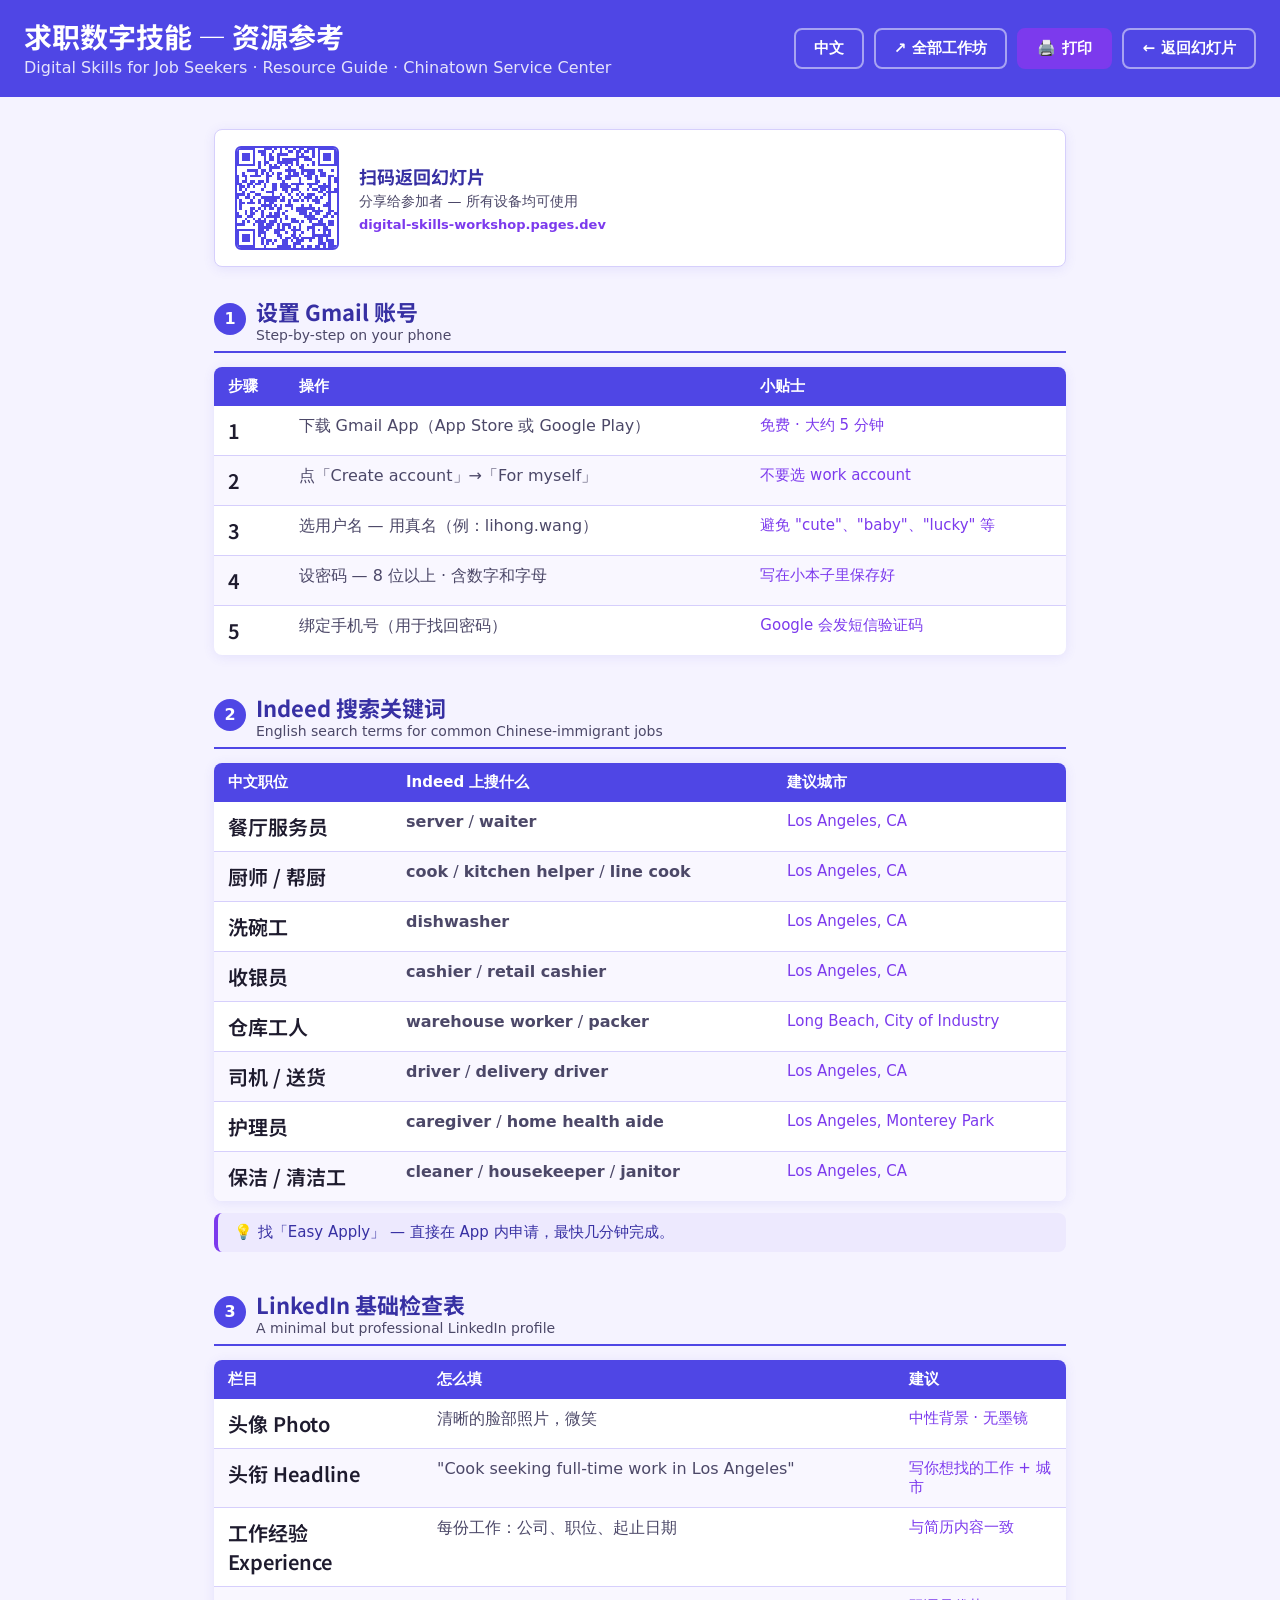
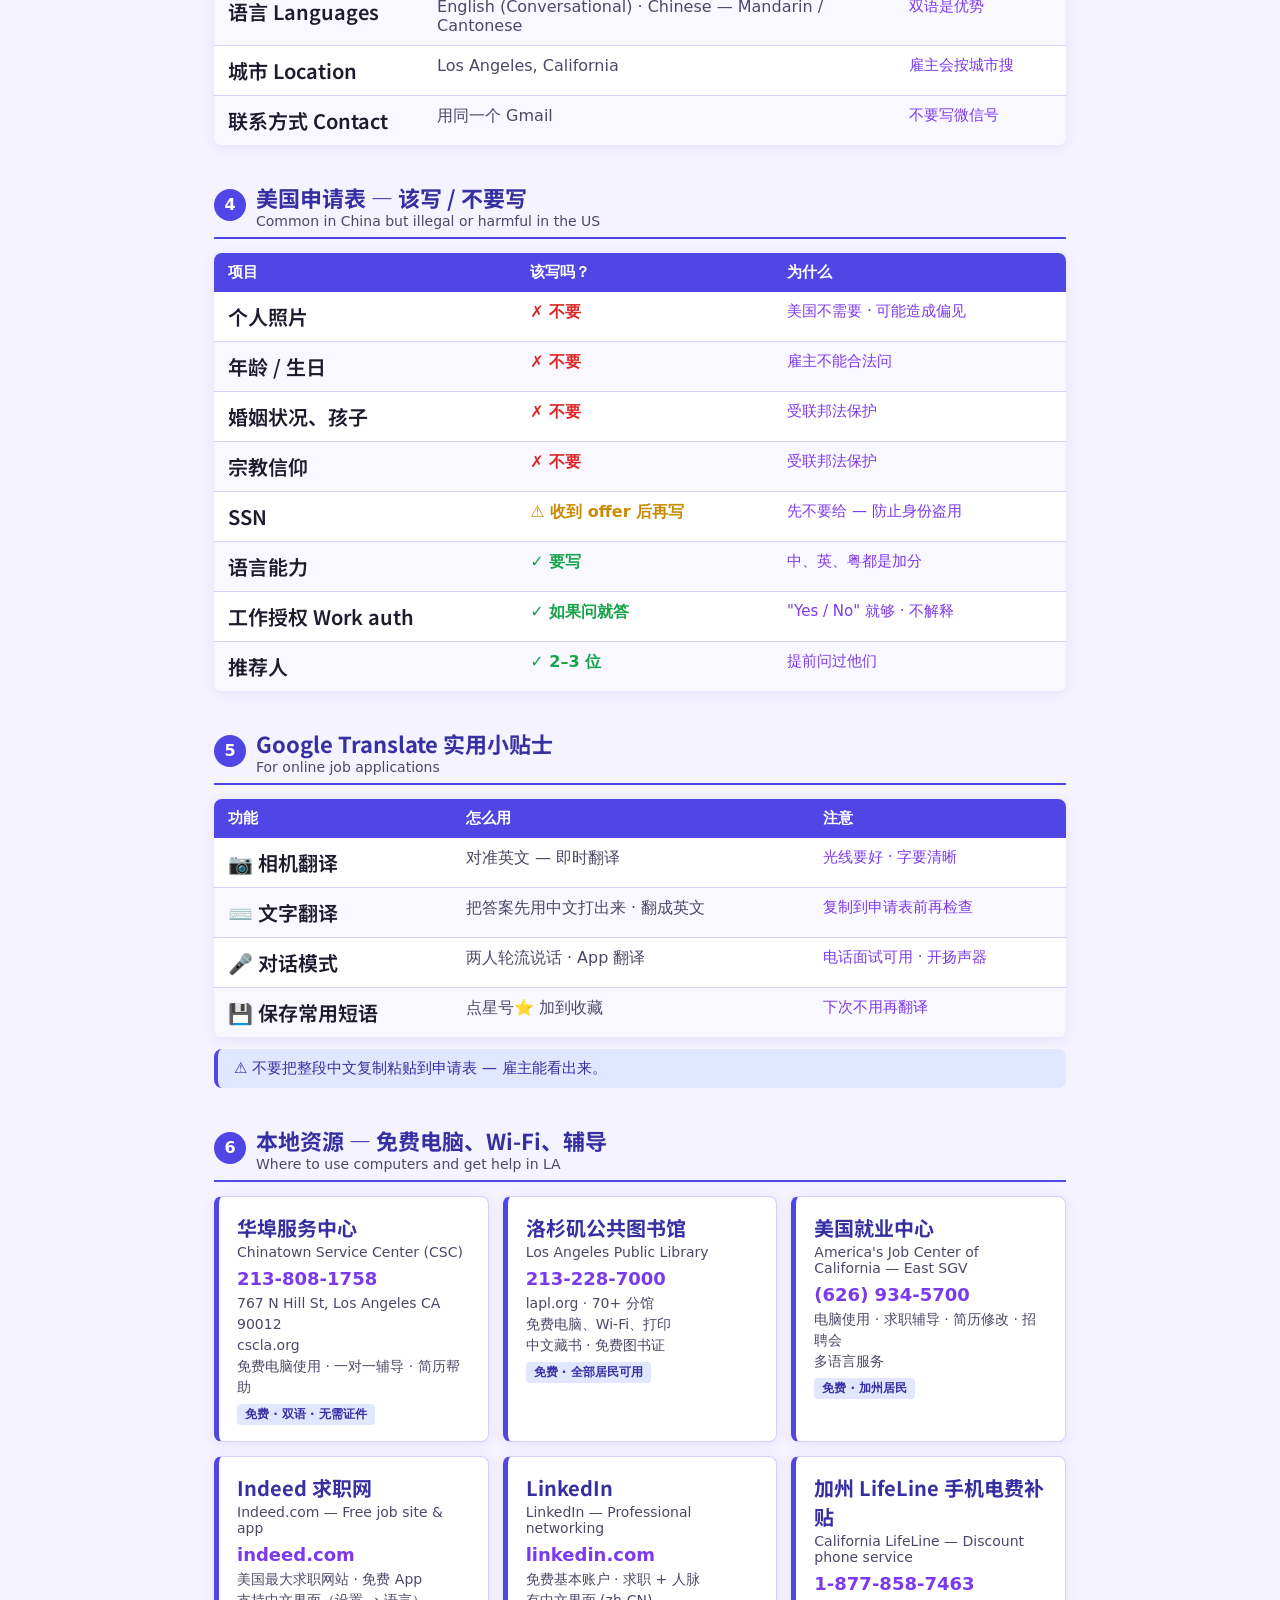
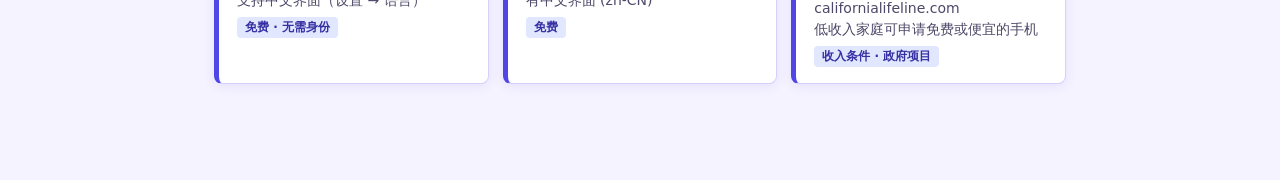
<file: resources.html>
<!DOCTYPE html>
<html lang="zh-Hans">
<head>
  <meta charset="UTF-8">
  <meta name="viewport" content="width=device-width, initial-scale=1.0">
  <title>求职数字技能 — 资源 · Digital Skills Resources — CSC</title>
  <meta name="description" content="Bilingual digital skills reference guide for new immigrants in LA — email setup, Indeed search terms, LinkedIn basics, US application rules. Chinatown Service Center.">
  <link rel="canonical" href="https://digital-skills-workshop.pages.dev/resources">
  <meta property="og:title" content="求职数字技能 — 资源参考 · Digital Skills Resources — Chinatown Service Center">
  <meta property="og:description" content="Bilingual digital skills reference — Gmail, Indeed, LinkedIn, online applications, and local computer-lab resources for job seekers in LA.">
  <meta property="og:type" content="website">
  <meta property="og:url" content="https://digital-skills-workshop.pages.dev/resources">
  <meta name="twitter:card" content="summary">
  <link rel="icon" href="data:image/svg+xml,<svg xmlns='http://www.w3.org/2000/svg' viewBox='0 0 100 100'><text y='.9em' font-size='90'>📱</text></svg>">
  <link rel="preconnect" href="https://fonts.googleapis.com">
  <link rel="preconnect" href="https://fonts.gstatic.com" crossorigin>
  <link rel="stylesheet" href="https://fonts.googleapis.com/css2?family=Noto+Sans+SC:wght@400;500;700&display=swap">
  <link rel="stylesheet" href="styles.css">
  <link rel="stylesheet" href="print.css">
</head>
<body class="zh resources-body">

<!-- ── Header ──────────────────────────────────────────── -->
<header class="resources-header no-print">
  <div class="resources-title-block">
    <div class="resources-title-zh">求职数字技能 — 资源参考</div>
    <div class="resources-title-en">Digital Skills for Job Seekers · Resource Guide · Chinatown Service Center</div>
  </div>
  <div class="header-actions">
    <button class="btn-ghost" id="langToggle" onclick="toggleLang()" aria-label="切换语言 · Toggle language">中文</button>
    <a class="btn-ghost" href="https://csc-workshops.pages.dev" target="_blank" rel="noopener">↗ <span class="zh">全部工作坊</span><span class="en">All workshops</span></a>
    <button class="btn-primary print-btn" onclick="window.print()">🖨️ <span class="zh">打印</span><span class="en">Print</span></button>
    <a class="btn-ghost back-link" href="index.html">← <span class="zh">返回幻灯片</span><span class="en">Back to Slides</span></a>
  </div>
</header>

<main class="resources-page">

  <!-- QR top -->
  <div class="qr-top-row no-print" id="qr-top-row">
    <div id="qr-top"></div>
    <div class="qr-top-info">
      <div class="qr-top-zh"><span class="zh">扫码返回幻灯片</span><span class="en">Scan to view slides</span></div>
      <div class="qr-top-en"><span class="zh">分享给参加者 — 所有设备均可使用</span><span class="en">Share with participants — works on any device</span></div>
      <div class="qr-top-url">digital-skills-workshop.pages.dev</div>
    </div>
  </div>

  <!-- ── Section 1: Gmail Setup Quick Steps ────────────── -->
  <div class="resource-section">
    <div class="section-header">
      <div class="section-num">1</div>
      <div>
        <div class="section-title-zh"><span class="zh">设置 Gmail 账号</span><span class="en">Setting Up Gmail</span></div>
        <div class="section-title-en"><span class="zh">Step-by-step on your phone</span><span class="en">手机操作步骤</span></div>
      </div>
    </div>
    <table class="res-table">
      <thead>
        <tr>
          <th><span class="zh">步骤</span><span class="en">Step</span></th>
          <th><span class="zh">操作</span><span class="en">What to do</span></th>
          <th><span class="zh">小贴士</span><span class="en">Tips</span></th>
        </tr>
      </thead>
      <tbody>
        <tr>
          <td class="zh-cell">1</td>
          <td class="en-cell"><span class="zh">下载 Gmail App（App Store 或 Google Play）</span><span class="en">Download Gmail app (App Store / Google Play)</span></td>
          <td class="tip-cell"><span class="zh">免费 · 大约 5 分钟</span><span class="en">Free · about 5 minutes</span></td>
        </tr>
        <tr>
          <td class="zh-cell">2</td>
          <td class="en-cell"><span class="zh">点「Create account」→「For myself」</span><span class="en">Tap "Create account" → "For myself"</span></td>
          <td class="tip-cell"><span class="zh">不要选 work account</span><span class="en">Don't pick "work account"</span></td>
        </tr>
        <tr>
          <td class="zh-cell">3</td>
          <td class="en-cell"><span class="zh">选用户名 — 用真名（例：lihong.wang）</span><span class="en">Pick username — use your real name (e.g., lihong.wang)</span></td>
          <td class="tip-cell"><span class="zh">避免 "cute"、"baby"、"lucky" 等</span><span class="en">Avoid "cute", "baby", "lucky", etc.</span></td>
        </tr>
        <tr>
          <td class="zh-cell">4</td>
          <td class="en-cell"><span class="zh">设密码 — 8 位以上 · 含数字和字母</span><span class="en">Set password — 8+ chars with letters &amp; numbers</span></td>
          <td class="tip-cell"><span class="zh">写在小本子里保存好</span><span class="en">Write it in a notebook and keep safe</span></td>
        </tr>
        <tr>
          <td class="zh-cell">5</td>
          <td class="en-cell"><span class="zh">绑定手机号（用于找回密码）</span><span class="en">Link phone number (for recovery)</span></td>
          <td class="tip-cell"><span class="zh">Google 会发短信验证码</span><span class="en">Google will text a verification code</span></td>
        </tr>
      </tbody>
    </table>
  </div>

  <!-- ── Section 2: Indeed Search Tips ─────────────────── -->
  <div class="resource-section">
    <div class="section-header">
      <div class="section-num">2</div>
      <div>
        <div class="section-title-zh"><span class="zh">Indeed 搜索关键词</span><span class="en">Indeed Search Keywords</span></div>
        <div class="section-title-en"><span class="zh">English search terms for common Chinese-immigrant jobs</span><span class="en">常见职位的英文搜索词</span></div>
      </div>
    </div>
    <table class="res-table">
      <thead>
        <tr>
          <th><span class="zh">中文职位</span><span class="en">Job (CN)</span></th>
          <th><span class="zh">Indeed 上搜什么</span><span class="en">Search this on Indeed</span></th>
          <th><span class="zh">建议城市</span><span class="en">City suggestion</span></th>
        </tr>
      </thead>
      <tbody>
        <tr>
          <td class="zh-cell"><span class="zh">餐厅服务员</span><span class="en">Restaurant server</span></td>
          <td class="en-cell"><strong>server</strong> / <strong>waiter</strong></td>
          <td class="tip-cell">Los Angeles, CA</td>
        </tr>
        <tr>
          <td class="zh-cell"><span class="zh">厨师 / 帮厨</span><span class="en">Cook / kitchen helper</span></td>
          <td class="en-cell"><strong>cook</strong> / <strong>kitchen helper</strong> / <strong>line cook</strong></td>
          <td class="tip-cell">Los Angeles, CA</td>
        </tr>
        <tr>
          <td class="zh-cell"><span class="zh">洗碗工</span><span class="en">Dishwasher</span></td>
          <td class="en-cell"><strong>dishwasher</strong></td>
          <td class="tip-cell">Los Angeles, CA</td>
        </tr>
        <tr>
          <td class="zh-cell"><span class="zh">收银员</span><span class="en">Cashier</span></td>
          <td class="en-cell"><strong>cashier</strong> / <strong>retail cashier</strong></td>
          <td class="tip-cell">Los Angeles, CA</td>
        </tr>
        <tr>
          <td class="zh-cell"><span class="zh">仓库工人</span><span class="en">Warehouse worker</span></td>
          <td class="en-cell"><strong>warehouse worker</strong> / <strong>packer</strong></td>
          <td class="tip-cell">Long Beach, City of Industry</td>
        </tr>
        <tr>
          <td class="zh-cell"><span class="zh">司机 / 送货</span><span class="en">Driver / delivery</span></td>
          <td class="en-cell"><strong>driver</strong> / <strong>delivery driver</strong></td>
          <td class="tip-cell">Los Angeles, CA</td>
        </tr>
        <tr>
          <td class="zh-cell"><span class="zh">护理员</span><span class="en">Caregiver / home aide</span></td>
          <td class="en-cell"><strong>caregiver</strong> / <strong>home health aide</strong></td>
          <td class="tip-cell">Los Angeles, Monterey Park</td>
        </tr>
        <tr>
          <td class="zh-cell"><span class="zh">保洁 / 清洁工</span><span class="en">Cleaner / housekeeping</span></td>
          <td class="en-cell"><strong>cleaner</strong> / <strong>housekeeper</strong> / <strong>janitor</strong></td>
          <td class="tip-cell">Los Angeles, CA</td>
        </tr>
      </tbody>
    </table>
    <div style="margin-top:12px;background:var(--accent-light);border-left:4px solid var(--accent-dark);border-radius:8px;padding:10px 16px;font-size:15px;color:var(--primary-dark);">
      <span class="zh">💡 找「Easy Apply」 — 直接在 App 内申请，最快几分钟完成。</span>
      <span class="en">💡 Look for "Easy Apply" — apply directly inside the app, often in minutes.</span>
    </div>
  </div>

  <!-- ── Section 3: LinkedIn Quick Checklist ───────────── -->
  <div class="resource-section">
    <div class="section-header">
      <div class="section-num">3</div>
      <div>
        <div class="section-title-zh"><span class="zh">LinkedIn 基础检查表</span><span class="en">LinkedIn Basics Checklist</span></div>
        <div class="section-title-en"><span class="zh">A minimal but professional LinkedIn profile</span><span class="en">最低但专业的 LinkedIn 资料</span></div>
      </div>
    </div>
    <table class="res-table">
      <thead>
        <tr>
          <th><span class="zh">栏目</span><span class="en">Field</span></th>
          <th><span class="zh">怎么填</span><span class="en">What to put</span></th>
          <th><span class="zh">建议</span><span class="en">Tip</span></th>
        </tr>
      </thead>
      <tbody>
        <tr>
          <td class="zh-cell"><span class="zh">头像 Photo</span><span class="en">Profile photo</span></td>
          <td class="en-cell"><span class="zh">清晰的脸部照片，微笑</span><span class="en">Clear headshot, smiling</span></td>
          <td class="tip-cell"><span class="zh">中性背景 · 无墨镜</span><span class="en">Plain background · no sunglasses</span></td>
        </tr>
        <tr>
          <td class="zh-cell"><span class="zh">头衔 Headline</span><span class="en">Headline</span></td>
          <td class="en-cell"><span class="zh">"Cook seeking full-time work in Los Angeles"</span><span class="en">"Cook seeking full-time work in Los Angeles"</span></td>
          <td class="tip-cell"><span class="zh">写你想找的工作 + 城市</span><span class="en">What you're seeking + city</span></td>
        </tr>
        <tr>
          <td class="zh-cell"><span class="zh">工作经验 Experience</span><span class="en">Experience</span></td>
          <td class="en-cell"><span class="zh">每份工作：公司、职位、起止日期</span><span class="en">Each job: company, title, dates</span></td>
          <td class="tip-cell"><span class="zh">与简历内容一致</span><span class="en">Match your resume</span></td>
        </tr>
        <tr>
          <td class="zh-cell"><span class="zh">语言 Languages</span><span class="en">Languages</span></td>
          <td class="en-cell"><span class="zh">English (Conversational) · Chinese — Mandarin / Cantonese</span><span class="en">English (Conversational) · Chinese — Mandarin / Cantonese</span></td>
          <td class="tip-cell"><span class="zh">双语是优势</span><span class="en">Bilingual is a plus</span></td>
        </tr>
        <tr>
          <td class="zh-cell"><span class="zh">城市 Location</span><span class="en">Location</span></td>
          <td class="en-cell"><span class="zh">Los Angeles, California</span><span class="en">Los Angeles, California</span></td>
          <td class="tip-cell"><span class="zh">雇主会按城市搜</span><span class="en">Employers filter by city</span></td>
        </tr>
        <tr>
          <td class="zh-cell"><span class="zh">联系方式 Contact</span><span class="en">Contact info</span></td>
          <td class="en-cell"><span class="zh">用同一个 Gmail</span><span class="en">Use the same Gmail you set up</span></td>
          <td class="tip-cell"><span class="zh">不要写微信号</span><span class="en">Don't list a WeChat ID</span></td>
        </tr>
      </tbody>
    </table>
  </div>

  <!-- ── Section 4: What to Include / Avoid on US Applications -->
  <div class="resource-section">
    <div class="section-header">
      <div class="section-num">4</div>
      <div>
        <div class="section-title-zh"><span class="zh">美国申请表 — 该写 / 不要写</span><span class="en">US Applications — Include / Avoid</span></div>
        <div class="section-title-en"><span class="zh">Common in China but illegal or harmful in the US</span><span class="en">在中国常见但在美国不合法或不利的</span></div>
      </div>
    </div>
    <table class="res-table">
      <thead>
        <tr>
          <th><span class="zh">项目</span><span class="en">Item</span></th>
          <th><span class="zh">该写吗？</span><span class="en">Include?</span></th>
          <th><span class="zh">为什么</span><span class="en">Why</span></th>
        </tr>
      </thead>
      <tbody>
        <tr>
          <td class="zh-cell"><span class="zh">个人照片</span><span class="en">Personal photo</span></td>
          <td class="en-cell" style="color:#dc2626;font-weight:700;">✗ <span class="zh">不要</span><span class="en">No</span></td>
          <td class="tip-cell"><span class="zh">美国不需要 · 可能造成偏见</span><span class="en">Not used in US · could bias employers</span></td>
        </tr>
        <tr>
          <td class="zh-cell"><span class="zh">年龄 / 生日</span><span class="en">Age / birthday</span></td>
          <td class="en-cell" style="color:#dc2626;font-weight:700;">✗ <span class="zh">不要</span><span class="en">No</span></td>
          <td class="tip-cell"><span class="zh">雇主不能合法问</span><span class="en">Employers can't legally ask</span></td>
        </tr>
        <tr>
          <td class="zh-cell"><span class="zh">婚姻状况、孩子</span><span class="en">Marital status, children</span></td>
          <td class="en-cell" style="color:#dc2626;font-weight:700;">✗ <span class="zh">不要</span><span class="en">No</span></td>
          <td class="tip-cell"><span class="zh">受联邦法保护</span><span class="en">Protected by federal law</span></td>
        </tr>
        <tr>
          <td class="zh-cell"><span class="zh">宗教信仰</span><span class="en">Religion</span></td>
          <td class="en-cell" style="color:#dc2626;font-weight:700;">✗ <span class="zh">不要</span><span class="en">No</span></td>
          <td class="tip-cell"><span class="zh">受联邦法保护</span><span class="en">Protected by federal law</span></td>
        </tr>
        <tr>
          <td class="zh-cell"><span class="zh">SSN</span><span class="en">Social Security Number</span></td>
          <td class="en-cell" style="color:#ca8a04;font-weight:700;">⚠ <span class="zh">收到 offer 后再写</span><span class="en">Only after offer</span></td>
          <td class="tip-cell"><span class="zh">先不要给 — 防止身份盗用</span><span class="en">Don't share early — identity theft risk</span></td>
        </tr>
        <tr>
          <td class="zh-cell"><span class="zh">语言能力</span><span class="en">Languages</span></td>
          <td class="en-cell" style="color:#16a34a;font-weight:700;">✓ <span class="zh">要写</span><span class="en">Yes</span></td>
          <td class="tip-cell"><span class="zh">中、英、粤都是加分</span><span class="en">Chinese/English/Cantonese all help</span></td>
        </tr>
        <tr>
          <td class="zh-cell"><span class="zh">工作授权 Work auth</span><span class="en">Work authorization</span></td>
          <td class="en-cell" style="color:#16a34a;font-weight:700;">✓ <span class="zh">如果问就答</span><span class="en">Answer if asked</span></td>
          <td class="tip-cell"><span class="zh">"Yes / No" 就够 · 不解释</span><span class="en">"Yes / No" is enough · no need to explain</span></td>
        </tr>
        <tr>
          <td class="zh-cell"><span class="zh">推荐人</span><span class="en">References</span></td>
          <td class="en-cell" style="color:#16a34a;font-weight:700;">✓ <span class="zh">2–3 位</span><span class="en">2–3 people</span></td>
          <td class="tip-cell"><span class="zh">提前问过他们</span><span class="en">Ask them first</span></td>
        </tr>
      </tbody>
    </table>
  </div>

  <!-- ── Section 5: Google Translate Tips ──────────────── -->
  <div class="resource-section">
    <div class="section-header">
      <div class="section-num">5</div>
      <div>
        <div class="section-title-zh"><span class="zh">Google Translate 实用小贴士</span><span class="en">Google Translate Tips</span></div>
        <div class="section-title-en"><span class="zh">For online job applications</span><span class="en">在线申请工作时使用</span></div>
      </div>
    </div>
    <table class="res-table">
      <thead>
        <tr>
          <th><span class="zh">功能</span><span class="en">Feature</span></th>
          <th><span class="zh">怎么用</span><span class="en">How</span></th>
          <th><span class="zh">注意</span><span class="en">Watch out</span></th>
        </tr>
      </thead>
      <tbody>
        <tr>
          <td class="zh-cell">📷 <span class="zh">相机翻译</span><span class="en">Camera</span></td>
          <td class="en-cell"><span class="zh">对准英文 — 即时翻译</span><span class="en">Point camera at English — translates live</span></td>
          <td class="tip-cell"><span class="zh">光线要好 · 字要清晰</span><span class="en">Good lighting · clear text</span></td>
        </tr>
        <tr>
          <td class="zh-cell">⌨️ <span class="zh">文字翻译</span><span class="en">Text input</span></td>
          <td class="en-cell"><span class="zh">把答案先用中文打出来 · 翻成英文</span><span class="en">Type answer in Chinese · translate to English</span></td>
          <td class="tip-cell"><span class="zh">复制到申请表前再检查</span><span class="en">Check before pasting into form</span></td>
        </tr>
        <tr>
          <td class="zh-cell">🎤 <span class="zh">对话模式</span><span class="en">Conversation</span></td>
          <td class="en-cell"><span class="zh">两人轮流说话 · App 翻译</span><span class="en">Take turns speaking · app translates</span></td>
          <td class="tip-cell"><span class="zh">电话面试可用 · 开扬声器</span><span class="en">Works for phone interviews · use speaker</span></td>
        </tr>
        <tr>
          <td class="zh-cell">💾 <span class="zh">保存常用短语</span><span class="en">Save phrases</span></td>
          <td class="en-cell"><span class="zh">点星号⭐ 加到收藏</span><span class="en">Tap star ⭐ to save</span></td>
          <td class="tip-cell"><span class="zh">下次不用再翻译</span><span class="en">No need to re-translate</span></td>
        </tr>
      </tbody>
    </table>
    <div style="margin-top:12px;background:var(--primary-light);border-left:4px solid var(--primary);border-radius:8px;padding:10px 16px;font-size:15px;color:var(--primary-dark);">
      <span class="zh">⚠️ 不要把整段中文复制粘贴到申请表 — 雇主能看出来。</span>
      <span class="en">⚠️ Don't paste the raw machine translation — employers can usually tell. Edit it first.</span>
    </div>
  </div>

  <!-- ── Section 6: Local Resources ────────────────────── -->
  <div class="resource-section">
    <div class="section-header">
      <div class="section-num">6</div>
      <div>
        <div class="section-title-zh"><span class="zh">本地资源 — 免费电脑、Wi-Fi、辅导</span><span class="en">Local Resources — Free Computer, Wi-Fi, Help</span></div>
        <div class="section-title-en"><span class="zh">Where to use computers and get help in LA</span><span class="en">洛杉矶可用电脑和求职辅导的地方</span></div>
      </div>
    </div>
    <div class="org-cards">
      <div class="org-card">
        <div class="org-name-zh"><span class="zh">华埠服务中心</span><span class="en">Chinatown Service Center</span></div>
        <div class="org-name-en"><span class="zh">Chinatown Service Center (CSC)</span><span class="en">华埠服务中心</span></div>
        <div class="org-phone">213-808-1758</div>
        <div class="org-detail">
          <span class="zh">767 N Hill St, Los Angeles CA 90012<br>cscla.org<br>免费电脑使用 · 一对一辅导 · 简历帮助</span>
          <span class="en">767 N Hill St, Los Angeles CA 90012<br>cscla.org<br>Free computer access · 1-on-1 help · Resume aid</span>
        </div>
        <div class="org-badge"><span class="zh">免费 · 双语 · 无需证件</span><span class="en">Free · Bilingual · No ID required</span></div>
      </div>
      <div class="org-card">
        <div class="org-name-zh"><span class="zh">洛杉矶公共图书馆</span><span class="en">LA Public Library</span></div>
        <div class="org-name-en"><span class="zh">Los Angeles Public Library</span><span class="en">洛杉矶公共图书馆</span></div>
        <div class="org-phone">213-228-7000</div>
        <div class="org-detail">
          <span class="zh">lapl.org · 70+ 分馆<br>免费电脑、Wi-Fi、打印<br>中文藏书 · 免费图书证</span>
          <span class="en">lapl.org · 70+ branches<br>Free computers, Wi-Fi, printing<br>Chinese books · Free library card</span>
        </div>
        <div class="org-badge"><span class="zh">免费 · 全部居民可用</span><span class="en">Free · Open to all residents</span></div>
      </div>
      <div class="org-card">
        <div class="org-name-zh"><span class="zh">美国就业中心</span><span class="en">AJCC — East SGV</span></div>
        <div class="org-name-en"><span class="zh">America's Job Center of California — East SGV</span><span class="en">美国就业中心 — 东圣盖博谷</span></div>
        <div class="org-phone">(626) 934-5700</div>
        <div class="org-detail">
          <span class="zh">电脑使用 · 求职辅导 · 简历修改 · 招聘会<br>多语言服务</span>
          <span class="en">Computer access · Job coaching · Resume help · Job fairs<br>Multilingual staff</span>
        </div>
        <div class="org-badge"><span class="zh">免费 · 加州居民</span><span class="en">Free · CA residents</span></div>
      </div>
      <div class="org-card">
        <div class="org-name-zh"><span class="zh">Indeed 求职网</span><span class="en">Indeed</span></div>
        <div class="org-name-en"><span class="zh">Indeed.com — Free job site &amp; app</span><span class="en">Indeed.com — 免费求职网站和 App</span></div>
        <div class="org-phone">indeed.com</div>
        <div class="org-detail">
          <span class="zh">美国最大求职网站 · 免费 App<br>支持中文界面（设置 → 语言）</span>
          <span class="en">Largest US job site · Free app<br>Supports Chinese UI (Settings → Language)</span>
        </div>
        <div class="org-badge"><span class="zh">免费 · 无需身份</span><span class="en">Free · No status check</span></div>
      </div>
      <div class="org-card">
        <div class="org-name-zh"><span class="zh">LinkedIn</span><span class="en">LinkedIn</span></div>
        <div class="org-name-en"><span class="zh">LinkedIn — Professional networking</span><span class="en">LinkedIn — 职业人脉</span></div>
        <div class="org-phone">linkedin.com</div>
        <div class="org-detail">
          <span class="zh">免费基本账户 · 求职 + 人脉<br>有中文界面 (zh-CN)</span>
          <span class="en">Free basic account · Job search + networking<br>Chinese UI available (zh-CN)</span>
        </div>
        <div class="org-badge"><span class="zh">免费</span><span class="en">Free</span></div>
      </div>
      <div class="org-card">
        <div class="org-name-zh"><span class="zh">加州 LifeLine 手机电费补贴</span><span class="en">California LifeLine</span></div>
        <div class="org-name-en"><span class="zh">California LifeLine — Discount phone service</span><span class="en">加州 LifeLine — 手机服务补贴</span></div>
        <div class="org-phone">1-877-858-7463</div>
        <div class="org-detail">
          <span class="zh">californialifeline.com<br>低收入家庭可申请免费或便宜的手机</span>
          <span class="en">californialifeline.com<br>Low-income families can get free or cheap phone service</span>
        </div>
        <div class="org-badge"><span class="zh">收入条件 · 政府项目</span><span class="en">Income-based · Government program</span></div>
      </div>
    </div>
  </div>

</main>

<script src="qrcode.min.js"></script>
<script>
  function toggleLang() {
    const isZh = document.body.classList.toggle('zh');
    localStorage.setItem('dsw_lang', isZh ? 'zh' : 'en');
    document.documentElement.lang = isZh ? 'zh-Hans' : 'en';
    document.getElementById('langToggle').textContent = isZh ? '中文' : 'EN';
  }

  (function initLang() {
    const saved = localStorage.getItem('dsw_lang');
    const isZh = saved !== 'en';
    document.body.classList.toggle('zh', isZh);
    document.documentElement.lang = isZh ? 'zh-Hans' : 'en';
    document.getElementById('langToggle').textContent = isZh ? '中文' : 'EN';
  })();

  try {
    new QRCode(document.getElementById('qr-top'), {
      text: 'https://digital-skills-workshop.pages.dev',
      width: 100,
      height: 100,
      colorDark: '#4f46e5',
      colorLight: '#ffffff'
    });
  } catch(e) {
    const el = document.getElementById('qr-top');
    if (el) el.textContent = 'digital-skills-workshop.pages.dev';
  }

  if ('serviceWorker' in navigator) {
    navigator.serviceWorker.register('/sw.js');
  }
</script>
</body>
</html>
</file>
<file: styles.css>
/* ─── CSS Custom Properties ─────────────────────────────── */
:root {
  --bg:           #f5f3ff;
  --surface:      #ffffff;
  --primary:      #4f46e5;
  --primary-dark: #3730a3;
  --primary-light:#e0e7ff;
  --accent:       #a78bfa;
  --accent-dark:  #7c3aed;
  --accent-light: #ede9fe;
  --text:         #1e1b2e;
  --text-sub:     #4c4868;
  --border:       #d6cffc;
  --shadow:       0 2px 12px rgba(79,70,229,0.10);
  --radius-card:  8px;
  --radius-activity: 12px;
  --radius-btn:   8px;
  --transition:   200ms ease;
  /* Activity match-state colors */
  --match-1:      #4f46e5;
  --match-1-bg:   #e0e7ff;
  --match-2:      #7c3aed;
  --match-2-bg:   #ede9fe;
  --match-3:      #b45309;
  --match-3-bg:   #fef3c7;
}

/* ─── Slide Transition ──────────────────────────────────── */
@keyframes slideFadeIn {
  from { opacity: 0; transform: translateY(6px); }
  to   { opacity: 1; transform: translateY(0); }
}

/* ─── Reset ─────────────────────────────────────────────── */
*, *::before, *::after { box-sizing: border-box; margin: 0; padding: 0; }
html { font-size: 16px; }
body {
  font-family: -apple-system, BlinkMacSystemFont, "Segoe UI", system-ui, sans-serif;
  background: var(--bg);
  color: var(--text);
  height: 100dvh;
  overflow: hidden;
  display: flex;
  flex-direction: column;
}

/* ─── Language Visibility ───────────────────────────────── */
body.zh .en { display: none !important; }
body:not(.zh) .zh { display: none !important; }

/* ─── Suppress focus ring on programmatic heading focus ─── */
h1:focus:not(:focus-visible),
h2:focus:not(:focus-visible) { outline: none; }

/* ─── Explicit focus-visible for interactive elements ───── */
.nav-btn:focus-visible,
.reveal-btn:focus-visible,
.lang-toggle:focus-visible {
  outline: 3px solid #fff;
  outline-offset: 2px;
}
a:focus-visible {
  outline: 3px solid var(--primary);
  outline-offset: 2px;
  border-radius: 2px;
}

/* ─── Skip Link ─────────────────────────────────────────── */
.skip-to-main {
  position: absolute;
  left: -9999px;
  top: 0;
  background: var(--primary);
  color: #fff;
  padding: 8px 16px;
  z-index: 100;
  border-radius: 0 0 8px 0;
}
.skip-to-main:focus { left: 0; }

/* ─── Noscript ──────────────────────────────────────────── */
.noscript-msg {
  position: fixed; inset: 0;
  display: flex; align-items: center; justify-content: center;
  background: var(--bg); font-size: 1.25rem;
  padding: 2rem; text-align: center;
}

/* ─── Header ────────────────────────────────────────────── */
.slide-header {
  display: flex;
  align-items: center;
  justify-content: space-between;
  padding: 10px 20px;
  background: var(--primary);
  color: #fff;
  flex-shrink: 0;
  min-height: 44px;
}
.section-label {
  font-size: 14px;
  font-weight: 600;
  letter-spacing: 0.03em;
  opacity: 0.9;
}
.slide-counter {
  font-size: 14px;
  font-weight: 600;
  background: rgba(255,255,255,0.2);
  padding: 3px 10px;
  border-radius: 20px;
}

/* ─── Header Right Group ────────────────────────────────── */
.header-right {
  display: flex;
  align-items: center;
  gap: 10px;
}

/* ─── Language Toggle ───────────────────────────────────── */
.lang-toggle {
  background: rgba(255,255,255,0.18);
  color: #fff;
  border: 1.5px solid rgba(255,255,255,0.4);
  border-radius: var(--radius-btn);
  padding: 4px 12px;
  font-size: 13px;
  font-weight: 600;
  cursor: pointer;
  transition: background var(--transition);
  line-height: 1.4;
  flex-shrink: 0;
}
.lang-toggle:hover { background: rgba(255,255,255,0.28); }

/* ─── Slides Area ───────────────────────────────────────── */
.slides-area {
  flex: 1;
  position: relative;
  overflow: hidden;
}

/* ─── Slide Base ────────────────────────────────────────── */
.slide {
  display: none;
  position: absolute;
  inset: 0;
  background: var(--bg);
  overflow-y: auto;
  padding: 32px 40px 24px;
}
.slide.active { display: flex; flex-direction: column; animation: slideFadeIn 220ms ease-out; }
.slide-centered { align-items: center; text-align: center; }
.slide-inner { width: 100%; max-width: 1100px; margin: 0 auto; }
.slide-centered .slide-inner { display: flex; flex-direction: column; align-items: center; }

/* ─── Title Slide ───────────────────────────────────────── */
.title-slide {
  background: radial-gradient(ellipse at 60% 40%, #6d62f5 0%, var(--primary) 55%, var(--primary-dark) 100%);
  justify-content: center;
  color: #fff;
}
.title-slide .slide-inner { text-align: center; }
.csc-name {
  font-size: 18px;
  font-weight: 500;
  opacity: 0.85;
  margin-bottom: 24px;
  letter-spacing: 0.04em;
}
.main-title {
  font-family: "PingFang SC", "Noto Sans SC", "Microsoft YaHei", sans-serif;
  font-size: 64px;
  font-weight: 700;
  line-height: 1.2;
  margin-bottom: 12px;
  text-shadow: 0 2px 8px rgba(0,0,0,0.2);
}
.main-subtitle {
  font-size: 32px;
  font-weight: 400;
  opacity: 0.88;
  margin-bottom: 32px;
}
.date-line { font-size: 18px; opacity: 0.72; margin-bottom: 36px; }
.start-hint {
  display: inline-block;
  font-size: 16px;
  opacity: 0.72;
  background: rgba(255,255,255,0.15);
  padding: 6px 16px;
  border-radius: 20px;
  border: 1px solid rgba(255,255,255,0.3);
}

/* ─── Topic Badge ───────────────────────────────────────── */
.topic-badge svg { vertical-align: middle; }
.topic-badge {
  display: inline-flex;
  align-items: center;
  gap: 6px;
  background: var(--primary-light);
  color: var(--primary-dark);
  font-size: 14px;
  font-weight: 700;
  padding: 5px 14px;
  border-radius: 20px;
  margin-bottom: 16px;
  text-transform: uppercase;
  letter-spacing: 0.04em;
}

/* ─── Slide Headings ────────────────────────────────────── */
.zh-headline {
  font-family: "PingFang SC", "Noto Sans SC", "Microsoft YaHei", sans-serif;
  font-size: 48px;
  font-weight: 700;
  color: var(--primary-dark);
  line-height: 1.2;
  margin-bottom: 6px;
}
.en-subtitle {
  font-size: 22px;
  font-weight: 500;
  color: var(--text-sub);
  margin-bottom: 24px;
  line-height: 1.4;
}

/* ─── Checklist / Step Cards ────────────────────────────── */
.checklist {
  list-style: none;
  display: flex;
  flex-direction: column;
  gap: 10px;
  width: 100%;
}
.checklist li {
  background: var(--surface);
  border: 1.5px solid var(--border);
  border-left: 5px solid var(--primary);
  border-radius: var(--radius-card);
  padding: 14px 18px;
  display: flex;
  align-items: center;
  gap: 14px;
  box-shadow: var(--shadow);
}
.check-num {
  width: 32px;
  height: 32px;
  border-radius: 50%;
  background: var(--primary);
  color: #fff;
  font-size: 16px;
  font-weight: 700;
  display: flex;
  align-items: center;
  justify-content: center;
  flex-shrink: 0;
}
.check-text-zh {
  font-family: "PingFang SC", "Noto Sans SC", "Microsoft YaHei", sans-serif;
  font-size: 26px;
  font-weight: 700;
  color: var(--text);
  line-height: 1.2;
}
.check-text-en {
  font-size: 16px;
  color: var(--text-sub);
  line-height: 1.3;
}

/* ─── Reveal Button ─────────────────────────────────────── */
.reveal-btn {
  background: var(--accent-dark);
  color: #fff;
  border: none;
  border-radius: var(--radius-btn);
  padding: 14px 32px;
  font-size: 20px;
  font-weight: 700;
  cursor: pointer;
  transition: background var(--transition), transform var(--transition);
  font-family: "PingFang SC", "Noto Sans SC", "Microsoft YaHei", -apple-system, sans-serif;
  margin-top: 12px;
}
.reveal-btn:hover { background: var(--primary-dark); transform: translateY(-1px); }
.reveal-btn:disabled { background: var(--border); color: var(--text-sub); cursor: not-allowed; transform: none; }

/* ─── Activity Slide ────────────────────────────────────── */
.activity-slide { background: var(--accent-light); }
.activity-slide .topic-badge {
  background: var(--surface);
  color: var(--primary-dark);
}
.activity-slide .zh-headline,
.activity-slide .en-subtitle {
  color: var(--primary-dark);
}
.activity-layout {
  display: grid;
  grid-template-columns: 1fr 1fr;
  gap: 20px;
  width: 100%;
  margin-bottom: 20px;
}
.activity-column-label {
  font-size: 15px;
  font-weight: 700;
  color: var(--primary-dark);
  text-transform: uppercase;
  letter-spacing: 0.06em;
  margin-bottom: 10px;
  text-align: center;
}
.scenario-card {
  background: var(--surface);
  border: 2px solid var(--border);
  border-radius: var(--radius-activity);
  padding: 14px 16px;
  margin-bottom: 10px;
  box-shadow: var(--shadow);
  transition: border-color var(--transition), background var(--transition);
}
.scenario-card.match-1 { border-color: var(--match-1); background: var(--match-1-bg); }
.scenario-card.match-2 { border-color: var(--match-2); background: var(--match-2-bg); }
.scenario-card.match-3 { border-color: var(--match-3); background: var(--match-3-bg); }
.scenario-text-zh {
  font-family: "PingFang SC", "Noto Sans SC", "Microsoft YaHei", sans-serif;
  font-size: 22px;
  font-weight: 600;
  color: var(--text);
  line-height: 1.4;
  margin-bottom: 4px;
}

/* ─── Phone Mockup (for Gmail/Indeed/LinkedIn slides) ───── */
.phone-grid {
  display: grid;
  grid-template-columns: 1fr 1fr;
  gap: 20px;
  width: 100%;
  align-items: start;
}
.phone-mockup {
  background: linear-gradient(160deg, #4338ca 0%, var(--primary) 100%);
  border-radius: 24px;
  padding: 18px;
  box-shadow: 0 6px 24px rgba(79,70,229,0.28);
  color: #fff;
}
.phone-screen {
  background: #fff;
  color: var(--text);
  border-radius: 12px;
  padding: 16px 14px;
  display: flex;
  flex-direction: column;
  gap: 10px;
  min-height: 280px;
}
.phone-app-bar {
  display: flex;
  align-items: center;
  gap: 8px;
  padding-bottom: 8px;
  border-bottom: 1.5px solid var(--border);
  font-weight: 700;
  font-family: "PingFang SC", "Noto Sans SC", "Microsoft YaHei", sans-serif;
  font-size: 18px;
  color: var(--primary-dark);
}
.phone-app-bar svg { flex-shrink: 0; }
.phone-field {
  background: var(--bg);
  border: 1.5px dashed var(--border);
  border-radius: 8px;
  padding: 8px 12px;
  font-size: 14px;
  color: var(--text);
  display: flex;
  align-items: center;
  gap: 8px;
}
.phone-field strong { color: var(--primary-dark); font-weight: 700; }
.phone-btn {
  background: var(--primary);
  color: #fff;
  border-radius: 8px;
  padding: 10px;
  text-align: center;
  font-weight: 700;
  font-size: 15px;
  margin-top: 4px;
}
.phone-steps {
  list-style: none;
  display: flex;
  flex-direction: column;
  gap: 12px;
}
.phone-steps li {
  background: var(--surface);
  border: 1.5px solid var(--border);
  border-left: 5px solid var(--accent);
  border-radius: var(--radius-card);
  padding: 12px 16px;
  display: flex;
  gap: 12px;
  align-items: flex-start;
  box-shadow: var(--shadow);
}
.phone-steps .check-num {
  background: var(--accent-dark);
}

/* ─── App Tile Grid (Indeed/LinkedIn icons row) ─────────── */
.app-row {
  display: flex;
  gap: 14px;
  flex-wrap: wrap;
  justify-content: center;
  margin-bottom: 16px;
}
.app-tile {
  background: var(--surface);
  border: 2px solid var(--border);
  border-radius: 16px;
  padding: 14px 18px;
  text-align: center;
  min-width: 130px;
  box-shadow: var(--shadow);
}
.app-tile-logo {
  width: 48px;
  height: 48px;
  border-radius: 12px;
  display: flex;
  align-items: center;
  justify-content: center;
  font-weight: 900;
  font-size: 24px;
  color: #fff;
  margin: 0 auto 6px;
}
.app-tile-logo.indeed { background: #003a9b; }
.app-tile-logo.linkedin { background: #0a66c2; }
.app-tile-logo.gmail { background: #ea4335; }
.app-tile-logo.translate { background: #34a853; }
.app-tile-name {
  font-family: "PingFang SC", "Noto Sans SC", "Microsoft YaHei", sans-serif;
  font-size: 16px;
  font-weight: 700;
  color: var(--primary-dark);
}

/* ─── 2x2 Icon Cards ────────────────────────────────────── */
.icon-grid {
  display: grid;
  grid-template-columns: 1fr 1fr;
  gap: 16px;
  width: 100%;
}
.icon-card {
  background: var(--surface);
  border: 1.5px solid var(--border);
  border-radius: var(--radius-card);
  padding: 20px 18px;
  box-shadow: var(--shadow);
  display: flex;
  align-items: center;
  gap: 14px;
}
.icon-emoji { flex-shrink: 0; color: var(--primary); }
.icon-text-zh {
  font-family: "PingFang SC", "Noto Sans SC", "Microsoft YaHei", sans-serif;
  font-size: 24px;
  font-weight: 700;
  color: var(--text);
  margin-bottom: 4px;
}
.icon-text-en {
  font-size: 15px;
  color: var(--text-sub);
}

/* ─── Do / Don't Two-Column ─────────────────────────────── */
.dodont-grid {
  display: grid;
  grid-template-columns: 1fr 1fr;
  gap: 16px;
  width: 100%;
}
.dodont-col {
  background: var(--surface);
  border: 2px solid var(--border);
  border-radius: var(--radius-card);
  padding: 16px 18px;
  box-shadow: var(--shadow);
}
.dodont-col.do { border-color: #16a34a; background: #f0fdf4; }
.dodont-col.dont { border-color: #dc2626; background: #fef2f2; }
.dodont-title {
  font-family: "PingFang SC", "Noto Sans SC", "Microsoft YaHei", sans-serif;
  font-size: 24px;
  font-weight: 800;
  margin-bottom: 10px;
  display: flex;
  align-items: center;
  gap: 8px;
}
.dodont-col.do .dodont-title { color: #166534; }
.dodont-col.dont .dodont-title { color: #991b1b; }
.dodont-list { list-style: none; display: flex; flex-direction: column; gap: 6px; }
.dodont-list li {
  font-family: "PingFang SC", "Noto Sans SC", "Microsoft YaHei", sans-serif;
  font-size: 18px;
  font-weight: 600;
  color: var(--text);
  padding: 6px 0 6px 24px;
  position: relative;
  line-height: 1.3;
}
.dodont-list li::before {
  position: absolute;
  left: 0; top: 6px;
  font-weight: 900;
  font-size: 18px;
}
.dodont-col.do .dodont-list li::before { content: "✓"; color: #16a34a; }
.dodont-col.dont .dodont-list li::before { content: "✗"; color: #dc2626; }
.dodont-list .small-en { display: block; font-size: 13px; font-weight: 400; color: var(--text-sub); margin-top: 2px; font-family: sans-serif; }

/* ─── Phrase Cards (Translate slide) ────────────────────── */
.phrase-list {
  display: flex;
  flex-direction: column;
  gap: 12px;
  width: 100%;
}
.phrase-card {
  background: var(--surface);
  border: 1.5px solid var(--border);
  border-radius: var(--radius-card);
  padding: 14px 18px;
  box-shadow: var(--shadow);
  display: grid;
  grid-template-columns: 1fr 1fr;
  gap: 8px 20px;
  align-items: center;
}
.phrase-en-text {
  font-size: 18px;
  font-weight: 600;
  color: var(--primary-dark);
  font-style: italic;
}
.phrase-zh-text {
  font-family: "PingFang SC", "Noto Sans SC", "Microsoft YaHei", sans-serif;
  font-size: 22px;
  font-weight: 600;
  color: var(--text);
}
.phrase-note {
  margin-top: 16px;
  background: var(--primary-light);
  border-left: 4px solid var(--primary);
  border-radius: var(--radius-card);
  padding: 12px 18px;
  width: 100%;
}
.phrase-note-zh {
  font-family: "PingFang SC", "Noto Sans SC", "Microsoft YaHei", sans-serif;
  font-size: 22px;
  font-weight: 700;
  color: var(--primary-dark);
  margin-bottom: 4px;
}
.phrase-note-en { font-size: 15px; color: var(--text-sub); }

/* ─── Quiz Slide ────────────────────────────────────────── */
.quiz-question {
  background: var(--surface);
  border: 2px solid var(--border);
  border-radius: var(--radius-activity);
  padding: 20px 24px;
  margin-bottom: 16px;
  width: 100%;
  max-width: 760px;
  box-shadow: var(--shadow);
}
.quiz-q-zh {
  font-family: "PingFang SC", "Noto Sans SC", "Microsoft YaHei", sans-serif;
  font-size: 28px;
  font-weight: 700;
  color: var(--text);
  margin-bottom: 6px;
  line-height: 1.3;
}
.quiz-q-en {
  font-size: 16px;
  color: var(--text-sub);
  line-height: 1.4;
}
.vote-prompt {
  font-size: 18px;
  color: var(--primary-dark);
  font-weight: 600;
  margin-bottom: 12px;
}
.answer-block {
  background: var(--surface);
  border: 2px solid var(--primary);
  border-radius: var(--radius-activity);
  padding: 16px 22px;
  width: 100%;
  max-width: 760px;
  margin-bottom: 12px;
  display: none;
}
.verdict-badge {
  display: inline-flex;
  align-items: center;
  gap: 6px;
  padding: 6px 16px;
  border-radius: 6px;
  font-size: 18px;
  font-weight: 800;
  margin-bottom: 10px;
}
.verdict-false { background: #fdecea; color: #c62828; border: 2px solid #ef9a9a; }
.verdict-true  { background: #e8f5e9; color: #2e7d32; border: 2px solid #a5d6a7; }
.answer-explanation-zh {
  font-family: "PingFang SC", "Noto Sans SC", "Microsoft YaHei", sans-serif;
  font-size: 24px;
  font-weight: 700;
  color: var(--text);
  margin-bottom: 6px;
  line-height: 1.3;
}
.answer-explanation-en {
  font-size: 15px;
  color: var(--text-sub);
  line-height: 1.5;
}
.q2-block { display: none; width: 100%; max-width: 760px; }

/* ─── Service Cards ─────────────────────────────────────── */
.service-grid {
  display: grid;
  grid-template-columns: repeat(auto-fit, minmax(180px, 1fr));
  gap: 14px;
  width: 100%;
  margin-bottom: 16px;
}
.service-card {
  background: var(--surface);
  border: 1.5px solid var(--border);
  border-radius: var(--radius-card);
  padding: 18px 14px;
  text-align: center;
  box-shadow: var(--shadow);
}
.service-icon { display: flex; justify-content: center; margin-bottom: 8px; color: var(--primary); }
.service-zh {
  font-family: "PingFang SC", "Noto Sans SC", "Microsoft YaHei", sans-serif;
  font-size: 22px;
  font-weight: 700;
  color: var(--primary-dark);
  margin-bottom: 4px;
}
.service-en { font-size: 14px; color: var(--text-sub); }
.csc-cta {
  background: var(--primary);
  color: #fff;
  border-radius: var(--radius-card);
  padding: 14px 24px;
  text-align: center;
  width: 100%;
}
.cta-zh {
  font-family: "PingFang SC", "Noto Sans SC", "Microsoft YaHei", sans-serif;
  font-size: 24px;
  font-weight: 700;
  margin-bottom: 6px;
}
.cta-en { font-size: 16px; opacity: 0.88; }
.cta-address { font-size: 15px; opacity: 0.8; margin-top: 6px; }

/* ─── Resource Cards ─────────────────────────────────────── */
.resource-cards {
  display: grid;
  grid-template-columns: repeat(auto-fit, minmax(200px, 1fr));
  gap: 14px;
  width: 100%;
  margin-bottom: 20px;
}
.resource-card {
  background: var(--surface);
  border: 1.5px solid var(--border);
  border-radius: var(--radius-card);
  padding: 16px;
  box-shadow: var(--shadow);
  text-align: center;
}
.resource-org {
  font-family: "PingFang SC", "Noto Sans SC", "Microsoft YaHei", sans-serif;
  font-size: 18px;
  font-weight: 700;
  color: var(--primary-dark);
  margin-bottom: 6px;
  line-height: 1.3;
}
.resource-phone {
  font-size: 20px;
  font-weight: 800;
  color: var(--accent-dark);
  margin-bottom: 4px;
}
.resource-desc { font-size: 13px; color: var(--text-sub); }

/* ─── QR Row ─────────────────────────────────────────────── */
.qr-row {
  display: flex;
  align-items: center;
  gap: 24px;
  margin-top: 8px;
  width: 100%;
  max-width: 600px;
}
.qr-row #qr-container canvas,
.qr-row #qr-container img { border-radius: 8px; border: 3px solid var(--primary); }

.qr-zh {
  font-family: "PingFang SC", "Noto Sans SC", "Microsoft YaHei", sans-serif;
  font-size: 22px;
  font-weight: 700;
  color: var(--primary-dark);
  margin-bottom: 6px;
}
.qr-en { font-size: 15px; color: var(--text-sub); margin-bottom: 4px; }
.qr-url { font-size: 14px; color: var(--accent-dark); font-weight: 600; word-break: break-all; }
.qr-url a { color: inherit; text-decoration: underline; cursor: pointer; pointer-events: auto; }
.qr-url a:hover { opacity: 0.8; }
.closing-msg {
  font-family: "PingFang SC", "Noto Sans SC", "Microsoft YaHei", sans-serif;
  font-size: 22px;
  font-weight: 700;
  color: var(--primary);
  text-align: center;
  margin-top: 16px;
}
.closing-msg .en-part { font-family: sans-serif; font-size: 15px; font-weight: 400; display: block; color: var(--text-sub); margin-top: 4px; }

/* ─── Agenda Grid ────────────────────────────────────────── */
.agenda-grid {
  display: grid;
  grid-template-columns: repeat(3, 1fr);
  gap: 20px;
  width: 100%;
  margin-top: 8px;
}
.agenda-card {
  background: var(--surface);
  border: 1.5px solid var(--border);
  border-radius: var(--radius-card);
  padding: 28px 20px;
  text-align: center;
  box-shadow: var(--shadow);
}
.agenda-num {
  font-size: 20px;
  font-weight: 900;
  color: var(--accent-dark);
  margin-bottom: 8px;
}
.agenda-icon { display: block; margin: 0 auto 12px; color: var(--accent-dark); }
.agenda-zh {
  font-family: "PingFang SC", "Noto Sans SC", "Microsoft YaHei", sans-serif;
  font-size: 28px;
  font-weight: 700;
  color: var(--primary-dark);
  margin-bottom: 6px;
}
.agenda-en { font-size: 16px; color: var(--text-sub); }

/* ─── Footer / Navigation ───────────────────────────────── */
.slide-footer {
  flex-shrink: 0;
  background: var(--surface);
  border-top: 1.5px solid var(--border);
  padding: 10px 20px;
  display: flex;
  flex-direction: column;
  gap: 8px;
  align-items: center;
}
.progress-dots {
  display: flex;
  gap: 6px;
  flex-wrap: wrap;
  justify-content: center;
}
.dot {
  width: 10px; height: 10px;
  border-radius: 50%;
  background: var(--border);
  transition: background var(--transition), transform var(--transition);
}
.dot.done { background: var(--primary-light); }
.dot.active { background: var(--primary); transform: scale(1.3); }
.footer-nav {
  display: flex;
  align-items: center;
  gap: 20px;
}
.nav-btn {
  background: var(--primary);
  color: #fff;
  border: none;
  border-radius: var(--radius-btn);
  width: 44px; height: 44px;
  font-size: 22px;
  cursor: pointer;
  display: flex;
  align-items: center;
  justify-content: center;
  transition: background var(--transition);
  flex-shrink: 0;
}
.nav-btn:hover:not(:disabled) { background: var(--primary-dark); }
.nav-btn:disabled { background: var(--border); cursor: not-allowed; }
.nav-btn--home { width: 36px; height: 36px; background: var(--border); color: var(--text-sub); font-size: 16px; }
.nav-btn--home:hover:not(:disabled) { background: var(--primary); color: #fff; }
.key-hint { font-size: 13px; color: var(--text-sub); text-align: center; }

/* ─── Print Styles ──────────────────────────────────────── */
@media print {
  .slide-header, .slide-footer, .lang-toggle, .skip-to-main { display: none !important; }
  body { overflow: visible; height: auto; }
  .slides-area { overflow: visible; position: static; }
  .slide { display: block !important; position: static !important; page-break-after: always; }
}

/* ─── Resources Page ────────────────────────────────────── */
.resources-body {
  overflow: visible;
  height: auto;
  min-height: 100vh;
}
.resources-page {
  max-width: 900px;
  margin: 0 auto;
  padding: 32px 24px 60px;
}
.resources-header {
  background: var(--primary);
  color: #fff;
  padding: 20px 24px;
  display: flex;
  align-items: center;
  justify-content: space-between;
  flex-wrap: wrap;
  gap: 12px;
}
.resources-title-zh {
  font-family: "PingFang SC", "Noto Sans SC", "Microsoft YaHei", sans-serif;
  font-size: 28px;
  font-weight: 700;
  line-height: 1.2;
}
.resources-title-en { font-size: 16px; opacity: 0.85; margin-top: 4px; }
.header-actions { display: flex; gap: 10px; flex-wrap: wrap; }

.btn-primary, .btn-ghost {
  border-radius: var(--radius-btn);
  padding: 9px 18px;
  font-size: 15px;
  font-weight: 600;
  cursor: pointer;
  border: 2px solid transparent;
  transition: background var(--transition), color var(--transition);
  text-decoration: none;
  display: inline-flex;
  align-items: center;
  gap: 6px;
}
.btn-primary { background: var(--accent-dark); color: #fff; border-color: var(--accent-dark); }
.btn-primary:hover { background: var(--primary-dark); }
.btn-ghost { background: transparent; color: #fff; border-color: rgba(255,255,255,0.5); }
.btn-ghost:hover { background: rgba(255,255,255,0.15); }
.btn-ghost:focus-visible, .btn-primary:focus-visible {
  outline: 3px solid #fff;
  outline-offset: 2px;
}

.qr-top-row {
  display: flex;
  align-items: center;
  gap: 20px;
  background: var(--surface);
  border: 1.5px solid var(--border);
  border-radius: var(--radius-card);
  padding: 16px 20px;
  margin-bottom: 28px;
  box-shadow: var(--shadow);
}
#qr-top canvas, #qr-top img { border-radius: 6px; border: 2px solid var(--primary); }
.qr-top-zh {
  font-family: "PingFang SC", "Noto Sans SC", "Microsoft YaHei", sans-serif;
  font-size: 18px;
  font-weight: 700;
  color: var(--primary-dark);
  margin-bottom: 4px;
}
.qr-top-en { font-size: 14px; color: var(--text-sub); margin-bottom: 6px; }
.qr-top-url { font-size: 13px; color: var(--accent-dark); font-weight: 600; }

.resource-section { margin-bottom: 36px; }
.section-header {
  display: flex;
  align-items: center;
  gap: 10px;
  margin-bottom: 14px;
  padding-bottom: 8px;
  border-bottom: 2px solid var(--primary);
}
.section-num {
  width: 32px; height: 32px;
  background: var(--primary);
  color: #fff;
  border-radius: 50%;
  font-size: 16px;
  font-weight: 700;
  display: flex;
  align-items: center;
  justify-content: center;
  flex-shrink: 0;
}
.section-title-zh {
  font-family: "PingFang SC", "Noto Sans SC", "Microsoft YaHei", sans-serif;
  font-size: 22px;
  font-weight: 700;
  color: var(--primary-dark);
}
.section-title-en { font-size: 14px; color: var(--text-sub); }

.res-table {
  width: 100%;
  border-collapse: collapse;
  font-size: 16px;
  background: var(--surface);
  border-radius: var(--radius-card);
  overflow: hidden;
  box-shadow: var(--shadow);
}
.res-table th {
  background: var(--primary);
  color: #fff;
  padding: 10px 14px;
  text-align: left;
  font-size: 15px;
  font-weight: 700;
}
.res-table td { padding: 10px 14px; border-bottom: 1px solid var(--border); vertical-align: top; }
.res-table tr:last-child td { border-bottom: none; }
.res-table tr:nth-child(even) td { background: #f9f7ff; }
.zh-cell {
  font-family: "PingFang SC", "Noto Sans SC", "Microsoft YaHei", sans-serif;
  font-size: 20px;
  font-weight: 600;
  color: var(--text);
}
.en-cell { font-size: 16px; color: var(--text-sub); }
.tip-cell { font-size: 15px; color: var(--accent-dark); }

.org-cards { display: grid; grid-template-columns: repeat(auto-fit, minmax(240px, 1fr)); gap: 14px; }
.org-card {
  background: var(--surface);
  border: 1.5px solid var(--border);
  border-left: 5px solid var(--primary);
  border-radius: var(--radius-card);
  padding: 16px 18px;
  box-shadow: var(--shadow);
}
.org-name-zh {
  font-family: "PingFang SC", "Noto Sans SC", "Microsoft YaHei", sans-serif;
  font-size: 20px;
  font-weight: 700;
  color: var(--primary-dark);
  margin-bottom: 2px;
}
.org-name-en { font-size: 14px; color: var(--text-sub); margin-bottom: 8px; }
.org-phone { font-size: 18px; font-weight: 700; color: var(--accent-dark); margin-bottom: 4px; }
.org-detail { font-size: 14px; color: var(--text-sub); line-height: 1.5; }
.org-badge {
  display: inline-block;
  background: var(--primary-light);
  color: var(--primary-dark);
  font-size: 12px;
  font-weight: 700;
  padding: 2px 8px;
  border-radius: 4px;
  margin-top: 6px;
}

.phrase-row-zh {
  font-family: "PingFang SC", "Noto Sans SC", "Microsoft YaHei", sans-serif;
  font-size: 18px;
  font-weight: 600;
}
.phrase-row-en { font-style: italic; font-size: 15px; }
.phrase-row-note { font-size: 13px; color: var(--text-sub); }

/* ─── Activity Answer Key Labels ───────────────────────── */
.match-key-1 { color: var(--match-1); font-weight: 700; }
.match-key-2 { color: var(--match-2); font-weight: 700; }
.match-key-3 { color: var(--match-3); font-weight: 700; }

/* ─── Mobile Responsive (≤768px) ───────────────────────── */
@media (max-width: 768px) {
  .slide { padding: 20px 16px 16px; }
  .slide-inner { max-width: 100%; }

  .main-title    { font-size: 40px; }
  .main-subtitle { font-size: 22px; }
  .csc-name      { font-size: 15px; }
  .date-line     { font-size: 15px; }
  .start-hint    { font-size: 14px; }

  .zh-headline { font-size: 32px; }
  .en-subtitle { font-size: 17px; margin-bottom: 16px; }

  .agenda-grid { grid-template-columns: 1fr; gap: 12px; }
  .agenda-card { padding: 18px 16px; }
  .agenda-zh   { font-size: 22px; }

  .check-text-zh { font-size: 22px; }
  .check-text-en { font-size: 14px; }

  .activity-layout { grid-template-columns: 1fr; gap: 12px; }
  .scenario-text-zh { font-size: 18px; }

  .icon-grid { grid-template-columns: 1fr; gap: 12px; }
  .icon-text-zh { font-size: 20px; }

  .phone-grid { grid-template-columns: 1fr; gap: 14px; }
  .phone-screen { min-height: auto; }

  .dodont-grid { grid-template-columns: 1fr; gap: 12px; }
  .dodont-title { font-size: 20px; }
  .dodont-list li { font-size: 16px; }

  .phrase-card { grid-template-columns: 1fr; gap: 4px; }

  .quiz-q-zh { font-size: 22px; }
  .answer-explanation-zh { font-size: 20px; }

  .service-grid { grid-template-columns: repeat(auto-fit, minmax(140px, 1fr)); }

  .resource-cards { grid-template-columns: 1fr 1fr; }

  .org-cards { grid-template-columns: 1fr; }
  .res-table { font-size: 14px; }
  .zh-cell { font-size: 16px; }
}

/* ─── Vocab pre-teach strip ─────────────────────────────── */
.vocab-strip {
  margin-top: 16px;
  background: var(--surface);
  border: 1.5px solid var(--border);
  border-radius: var(--radius-card);
  padding: 12px 18px;
  text-align: left;
  width: 100%;
  max-width: 760px;
  margin-left: auto;
  margin-right: auto;
  box-shadow: var(--shadow);
}
.vocab-strip-label {
  font-family: "PingFang SC", "Noto Sans SC", "Microsoft YaHei", sans-serif;
  font-size: 16px;
  font-weight: 700;
  color: var(--primary-dark);
  margin-bottom: 6px;
  text-transform: uppercase;
  letter-spacing: 0.04em;
}
.vocab-list {
  list-style: none;
  display: grid;
  grid-template-columns: repeat(auto-fit, minmax(180px, 1fr));
  gap: 4px 18px;
  margin: 0;
  padding: 0;
}
.vocab-list li {
  font-family: "PingFang SC", "Noto Sans SC", "Microsoft YaHei", sans-serif;
  font-size: 16px;
  color: var(--text);
  line-height: 1.4;
  padding: 2px 0;
}
.vocab-list strong {
  color: var(--accent-dark);
  font-weight: 800;
  margin-right: 4px;
}

/* ─── Visual: side-by-side comparison (vs) ──────────────── */
.viz-vs {
  display: grid;
  grid-template-columns: 1fr 1fr;
  gap: 14px;
  margin: 14px 0 0;
  width: 100%;
}
.vs-col {
  padding: 14px 16px;
  border-radius: var(--radius-card);
  display: flex;
  flex-direction: column;
  gap: 6px;
  align-items: flex-start;
}
.vs-bad  { background: #fef2f2; border-left: 5px solid #dc2626; }
.vs-good { background: #f0fdf4; border-left: 5px solid #16a34a; }
.vs-label {
  font-family: "PingFang SC", "Noto Sans SC", "Microsoft YaHei", sans-serif;
  font-size: 20px;
  font-weight: 700;
  color: var(--text);
}
.vs-bad .vs-label  { color: #991b1b; }
.vs-good .vs-label { color: #166534; }
.vs-pw {
  background: rgba(0,0,0,0.04);
  border: 1px solid var(--border);
  border-radius: 6px;
  padding: 6px 10px;
  font-family: ui-monospace, "SF Mono", Menlo, Consolas, monospace;
  font-size: 18px;
  color: var(--text);
  letter-spacing: 0.02em;
}
.vs-note { font-size: 14px; color: var(--text-sub); line-height: 1.35; }
@media (max-width: 768px) {
  .viz-vs { grid-template-columns: 1fr; }
}

/* ─── Visual: big stat hero ─────────────────────────────── */
.viz-big-stat {
  text-align: center;
  padding: 18px 8px 6px;
  display: flex;
  flex-direction: column;
  align-items: center;
  gap: 4px;
  width: 100%;
}
.big-num {
  font-family: "PingFang SC", "Noto Sans SC", "Microsoft YaHei", sans-serif;
  font-size: clamp(80px, 14vw, 156px);
  font-weight: 900;
  line-height: 0.95;
  color: var(--primary);
  letter-spacing: -0.03em;
}
.big-stat-text {
  font-family: "PingFang SC", "Noto Sans SC", "Microsoft YaHei", sans-serif;
  font-size: 20px;
  font-weight: 600;
  color: var(--text);
  max-width: 640px;
  line-height: 1.35;
}
.big-stat-source { font-size: 13px; color: var(--text-sub); font-style: italic; }

/* ─── Reduced Motion ────────────────────────────────────── */
@media (prefers-reduced-motion: reduce) {
  .slide.active { animation: none; }
  *, *::before, *::after {
    transition-duration: 0.01ms !important;
    animation-duration: 0.01ms !important;
  }
}


/* ── Hub back-chip (link to csc-workshops.pages.dev parent hub) ── */
.hub-back-chip {
  display: inline-flex;
  align-items: center;
  gap: 5px;
  padding: 4px 11px 4px 9px;
  font-family: inherit;
  font-size: 12px;
  font-weight: 600;
  color: rgba(255, 255, 255, 0.85);
  background: rgba(255, 255, 255, 0.12);
  border: 1px solid rgba(255, 255, 255, 0.18);
  border-radius: 999px;
  text-decoration: none;
  white-space: nowrap;
  transition: background-color 150ms ease, color 150ms ease, transform 150ms ease;
}
.hub-back-chip:hover {
  background: rgba(255, 255, 255, 0.22);
  color: white;
  transform: translateX(-2px);
}
.hub-back-chip:focus-visible {
  outline: 2px solid white;
  outline-offset: 2px;
}
.hub-back-chip svg { flex-shrink: 0; opacity: 0.9; }

/* ===== PRINT: slide handout (one slide per page) ===== */
@page { size: landscape; margin: 12mm; }

@media print {
  html, body { height: auto !important; overflow: visible !important;
               background: #fff !important; color: #000 !important; }
  .slides-area, #slidesArea { position: static !important; overflow: visible !important; }
  .slide {
    display: block !important; position: static !important; inset: auto !important;
    height: auto !important; min-height: auto !important; overflow: visible !important;
    page-break-after: always; break-after: page; cursor: default;
    zoom: 0.7;
  }
  .slide:last-child { page-break-after: auto; break-after: auto; }
  .slide, .slide * { animation: none !important; }
  /* hide interactive chrome (nav, toggles, reveal + print buttons, hub link) */
  .slide-header, .slide-footer, .lang-toggle, .skip-to-main, .key-hint,
  .nav-btn, .progress-track, .progress-label, .progress-dots, .progress-fill,
  .hub-back-chip, .start-hint, [data-action], nav { display: none !important; }
  /* keep small blocks intact across page breaks */
  .answer-block, .activity-answer, .activity-answer-box, .note-block,
  [class*="card"], [class*="-box"], [class*="callout"] { break-inside: avoid; page-break-inside: avoid; }
  /* force-reveal gated answers so the handout is complete */
  .answer-block, .answer, .activity-answer, .activity-answer-box,
  .blank-answer, .paycheck-hidden, .option-match,
  .q1-answer, .q2-answer, .q3-answer, .q2-block, .q3-block { display: block !important; }
}
</file>
<file: print.css>
@media print {
  * { box-shadow: none !important; }

  body {
    background: #fff;
    color: #000;
    font-size: 12pt;
    overflow: visible;
    height: auto;
  }

  .no-print,
  .print-btn,
  .back-link,
  .lang-toggle,
  #qr-top { display: none !important; }

  .resources-page { max-width: 100%; padding: 0; }

  h1 { font-size: 22pt; margin-bottom: 6pt; page-break-after: avoid; }
  h2 { font-size: 16pt; margin-top: 18pt; margin-bottom: 4pt; page-break-after: avoid; }
  h3 { font-size: 13pt; page-break-after: avoid; }

  .resource-section { page-break-inside: avoid; margin-bottom: 24pt; }

  table { width: 100%; border-collapse: collapse; font-size: 10pt; }
  th, td { border: 1px solid #999; padding: 5pt 7pt; }
  th { background: #e8f0e8 !important; }

  .org-card { border: 1px solid #999; padding: 8pt; margin-bottom: 8pt; page-break-inside: avoid; }

  a[href]:after { content: " (" attr(href) ")"; font-size: 8pt; color: #555; }
  a[href^="tel:"]:after, a[href^="mailto:"]:after { content: ""; }
}
</file>
